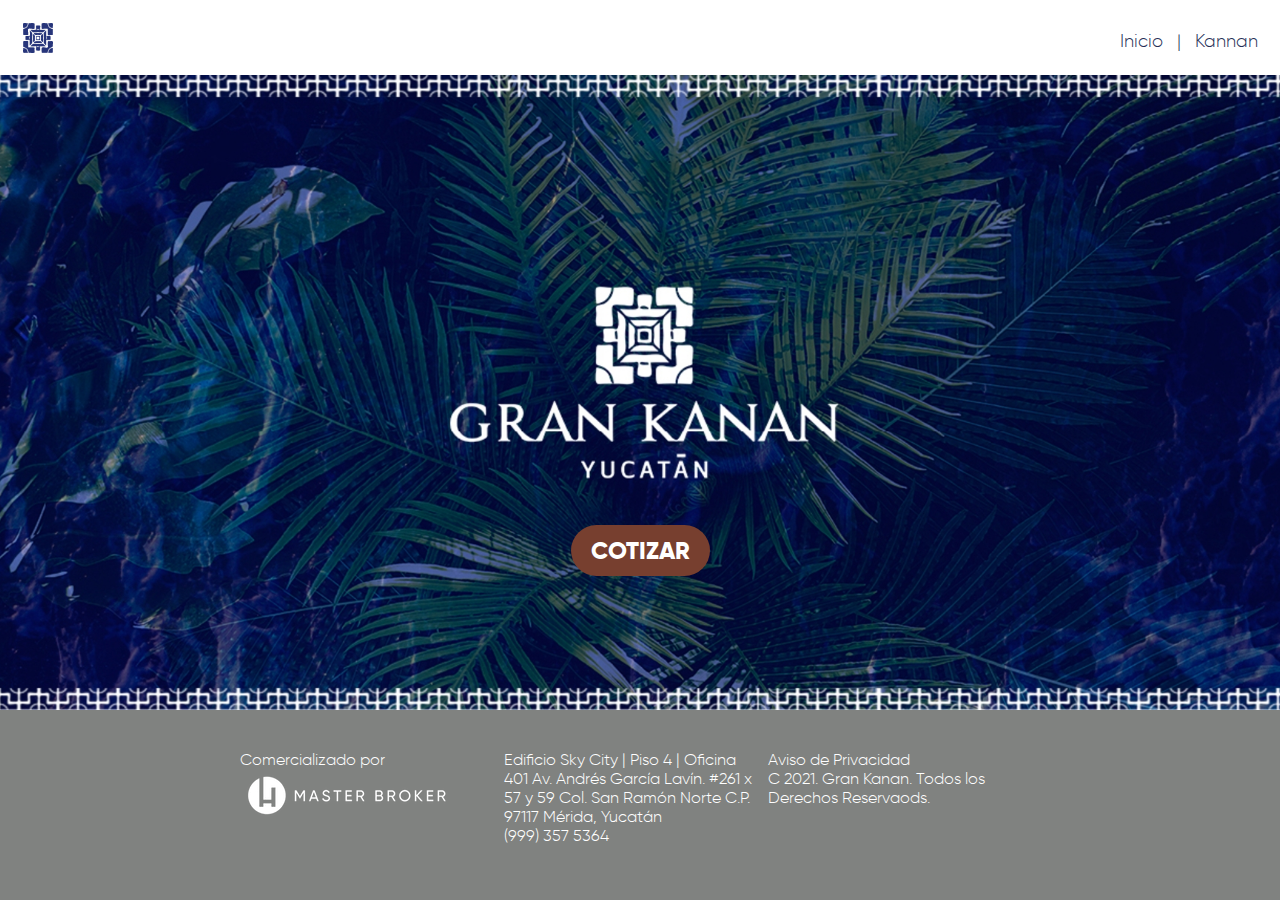
<file: kanan/index.html>
<!DOCTYPE html>
<html lang="en">

<head>
    <meta charset="UTF-8">
    <meta http-equiv="X-UA-Compatible" content="IE=edge">
    <meta name="viewport" content="width=device-width, initial-scale=1.0">
    <link rel="stylesheet" href="css/estilos.css">
    <link rel="stylesheet" href="fonts/stylesheet.css">
    <title>Gran Kanan</title>
</head>
<body>

    <div id="menu">
        <div id="logo"></div>
        <div id="submenu">
            <a href="index.html" class="linkmenu">Inicio</a>
            <span class="linkMenuNone">|</span>
            <a href="makan.html" class="linkmenu">Kannan</a>
        </div>
    </div>

    <div id="centro">
        <div class="centerButton"><a href="#" class="btnBrown">COTIZAR</a></div>
    </div>

    <div id="footer">
        <div id="bottomCenter">
            <div class="bottomSpace">
                Comercializado por
                <br>
                <img src="asset/masterbroker.png" alt="">
            </div>
            <div class="bottomSpace">
                Edificio Sky City | Piso 4 | Oficina 401
                Av. Andrés García Lavín. #261 x 57 y 59
                Col. San Ramón Norte C.P. 97117
                Mérida, Yucatán
                <br>
                (999) 357 5364
            </div>
            <div class="bottomSpace">
               Aviso de Privacidad
               <br>
               C 2021. Gran Kanan. Todos los Derechos Reservaods.
            </div>
        </div>
    </div>

</body>
</html>
</file>
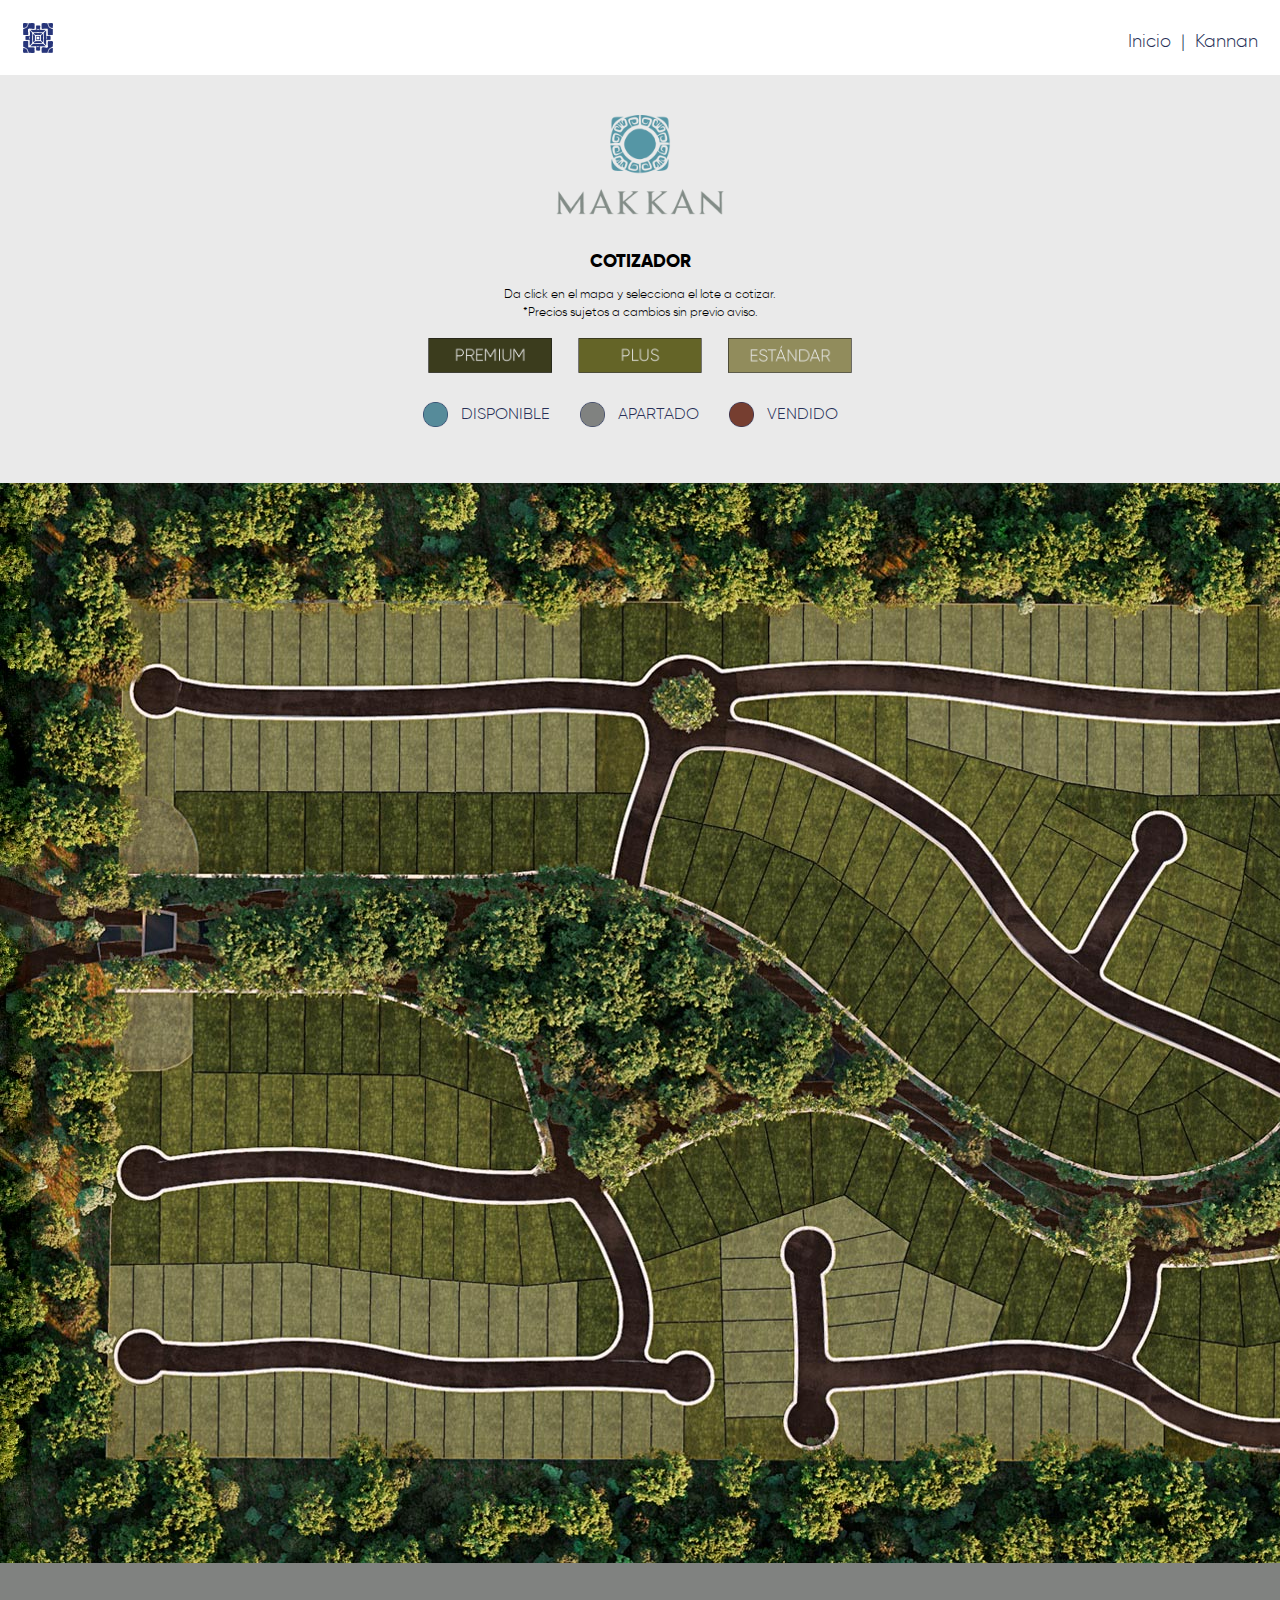
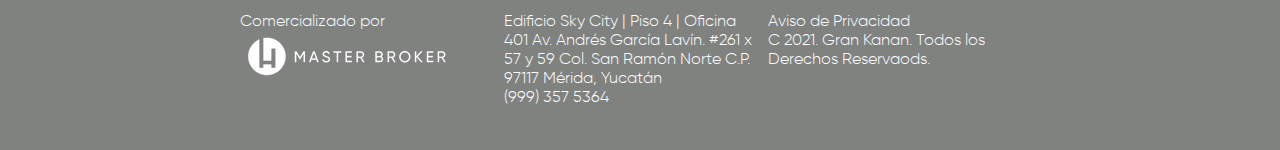
<file: kanan/makan.html>
<!DOCTYPE html>
<html lang="en">

<head>
    <meta charset="UTF-8">
    <meta http-equiv="X-UA-Compatible" content="IE=edge">
    <meta name="viewport" content="width=device-width, initial-scale=1.0">
    <title>Makkan</title>
    <link rel="stylesheet" href="css/estilos.css">
    <link rel="stylesheet" href="fonts/stylesheet.css">
</head>

<body>

    <div id="menu">
        <div id="logo"></div>
        <div id="submenu">
            <a href="index.html" class="linkmenu">Inicio</a><span class="linkMenuNone">|</span><a href="makan.html"
                class="linkmenu">Kannan</a>
        </div>
    </div>

    <div class="seccionDelCotizador">
        <div class="seccionDelCotizadorCentro">
            <img src="asset/logomakan.png" height="100px"><br><br>
            <h1 class="tituloDeCotizar">COTIZADOR</h1>
            <span class="textoDeInstruccion">
                Da click en el mapa y selecciona el lote a cotizar.
            </span><br>
            <span class="textoDeInstruccion">*Precios sujetos a cambios sin previo aviso.</span><br><br>

            <div class="seccionDeLetrerosDeLote">
                <div class="categoriaDeLote"><img src="asset/btnPremium.png" class="btnLote"></div>
                <div class="categoriaDeLote"><img src="asset/btnPlus.png" class="btnLote"></div>
                <div class="categoriaDeLote"><img src="asset/btnEstandar.png" class="btnLote"></div>
            </div>
            <br>
            <div style="width: auto; display: inline-block; position:relative">
                <div class="leyenda_dispo bola_blanca">DISPONIBLE
                </div>
                <div class="leyenda_dispo bola_amarilla">APARTADO
                </div>
                <div class="leyenda_dispo bola_azul">VENDIDO</div>
            </div>

        </div>
    </div>

    <div class="seccionDelMapa">
        <div id="fakeScalize" class="fakeScalize">
            <div class="scalize" style="width: 100%;">
                <img src="asset/map.jpg" class="target">
            </div>
        </div>
    </div>

    <div id="footer">
        <div id="bottomCenter">
            <div class="bottomSpace">
                Comercializado por
                <br>
                <img src="asset/masterbroker.png" alt="">
            </div>
            <div class="bottomSpace">
                Edificio Sky City | Piso 4 | Oficina 401
                Av. Andrés García Lavín. #261 x 57 y 59
                Col. San Ramón Norte C.P. 97117
                Mérida, Yucatán
                <br>
                (999) 357 5364
            </div>
            <div class="bottomSpace">
               Aviso de Privacidad
               <br>
               C 2021. Gran Kanan. Todos los Derechos Reservaods.
            </div>
        </div>
    </div>

</body>

</html>
</file>
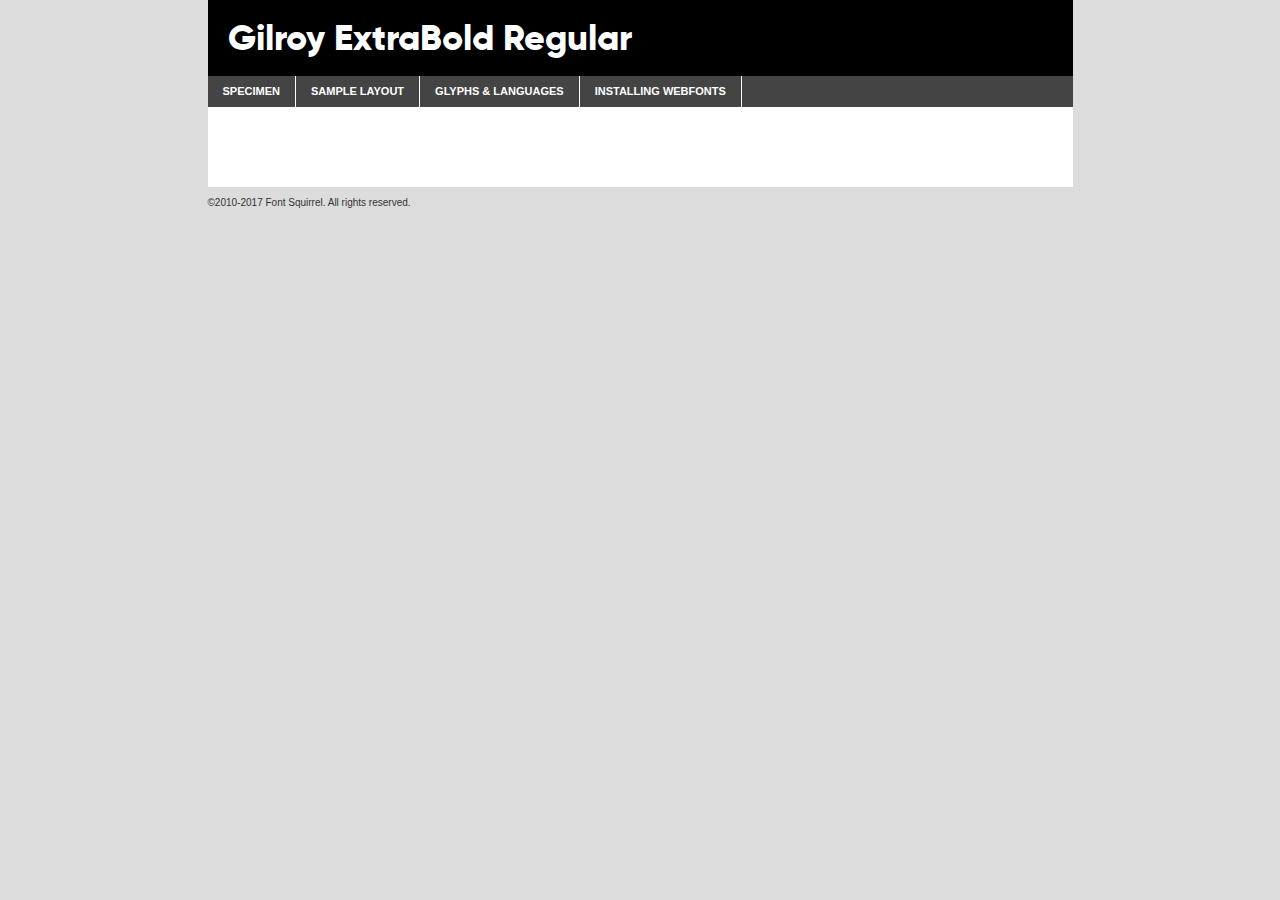
<file: kanan/fonts/gilroy-extrabold-demo.html>
<!DOCTYPE html PUBLIC "-//W3C//DTD XHTML 1.0 Transitional//EN"
	"http://www.w3.org/TR/xhtml1/DTD/xhtml1-transitional.dtd">

<html xmlns="http://www.w3.org/1999/xhtml" xml:lang="en" lang="en">
<head>
	<meta http-equiv="Content-Type" content="text/html; charset=utf-8" />
	<script src="http://ajax.googleapis.com/ajax/libs/jquery/1.7.2/jquery.min.js" type="text/javascript" charset="utf-8"></script>
	<script type="text/javascript">
	(function($){$.fn.easyTabs=function(option){var param=jQuery.extend({fadeSpeed:"fast",defaultContent:1,activeClass:'active'},option);$(this).each(function(){var thisId="#"+this.id;if(param.defaultContent==''){param.defaultContent=1;}
	if(typeof param.defaultContent=="number")
	{var defaultTab=$(thisId+" .tabs li:eq("+(param.defaultContent-1)+") a").attr('href').substr(1);}else{var defaultTab=param.defaultContent;}
	$(thisId+" .tabs li a").each(function(){var tabToHide=$(this).attr('href').substr(1);$("#"+tabToHide).addClass('easytabs-tab-content');});hideAll();changeContent(defaultTab);function hideAll(){$(thisId+" .easytabs-tab-content").hide();}
	function changeContent(tabId){hideAll();$(thisId+" .tabs li").removeClass(param.activeClass);$(thisId+" .tabs li a[href=#"+tabId+"]").closest('li').addClass(param.activeClass);if(param.fadeSpeed!="none")
	{$(thisId+" #"+tabId).fadeIn(param.fadeSpeed);}else{$(thisId+" #"+tabId).show();}}
	$(thisId+" .tabs li").click(function(){var tabId=$(this).find('a').attr('href').substr(1);changeContent(tabId);return false;});});}})(jQuery);
	</script>
	<link rel="stylesheet" href="specimen_files/specimen_stylesheet.css" type="text/css" charset="utf-8" />
	<link rel="stylesheet" href="stylesheet.css" type="text/css" charset="utf-8" />

	<style type="text/css">
					body{
				font-family: 'gilroyextrabold';
							}
		</style>

	<title>Gilroy ExtraBold Regular Specimen</title>
	
	
	<script type="text/javascript" charset="utf-8">
		$(document).ready(function() {
			$('#container').easyTabs({defaultContent:1});
		});
	</script>
</head>

<body>
<div id="container">
	<div id="header">
		Gilroy ExtraBold Regular	</div>
	<ul class="tabs">
		<li><a href="#specimen">Specimen</a></li>
		<li><a href="#layout">Sample Layout</a></li>
				<li><a href="#glyphs">Glyphs &amp; Languages</a></li>
		<li><a href="#installing">Installing Webfonts</a></li>
		
	</ul>
	
	<div id="main_content">

		
			<div id="specimen">
		
				<div class="section">
					<div class="grid12 firstcol">
						<div class="huge">AaBb</div>
					</div>
				</div>
		
				<div class="section">
					<div class="glyph_range">A&#x200B;B&#x200b;C&#x200b;D&#x200b;E&#x200b;F&#x200b;G&#x200b;H&#x200b;I&#x200b;J&#x200b;K&#x200b;L&#x200b;M&#x200b;N&#x200b;O&#x200b;P&#x200b;Q&#x200b;R&#x200b;S&#x200b;T&#x200b;U&#x200b;V&#x200b;W&#x200b;X&#x200b;Y&#x200b;Z&#x200b;a&#x200b;b&#x200b;c&#x200b;d&#x200b;e&#x200b;f&#x200b;g&#x200b;h&#x200b;i&#x200b;j&#x200b;k&#x200b;l&#x200b;m&#x200b;n&#x200b;o&#x200b;p&#x200b;q&#x200b;r&#x200b;s&#x200b;t&#x200b;u&#x200b;v&#x200b;w&#x200b;x&#x200b;y&#x200b;z&#x200b;1&#x200b;2&#x200b;3&#x200b;4&#x200b;5&#x200b;6&#x200b;7&#x200b;8&#x200b;9&#x200b;0&#x200b;&amp;&#x200b;.&#x200b;,&#x200b;?&#x200b;!&#x200b;&#64;&#x200b;(&#x200b;)&#x200b;#&#x200b;$&#x200b;%&#x200b;*&#x200b;+&#x200b;-&#x200b;=&#x200b;:&#x200b;;</div>
				</div>
				<div class="section">
					<div class="grid12 firstcol">
						<table class="sample_table">
							<tr><td>10</td><td class="size10">abcdefghijklmnopqrstuvwxyzABCDEFGHIJKLMNOPQRSTUVWXYZ0123456789abcdefghijklmnopqrstuvwxyzABCDEFGHIJKLMNOPQRSTUVWXYZ0123456789abcdefghijklmnopqrstuvwxyzABCDEFGHIJKLMNOPQRSTUVWXYZ</td></tr>
							<tr><td>11</td><td class="size11">abcdefghijklmnopqrstuvwxyzABCDEFGHIJKLMNOPQRSTUVWXYZ0123456789abcdefghijklmnopqrstuvwxyzABCDEFGHIJKLMNOPQRSTUVWXYZ0123456789abcdefghijklmnopqrstuvwxyzABCDEFGHIJKLMNOPQRSTUVWXYZ</td></tr>
							<tr><td>12</td><td class="size12">abcdefghijklmnopqrstuvwxyzABCDEFGHIJKLMNOPQRSTUVWXYZ0123456789abcdefghijklmnopqrstuvwxyzABCDEFGHIJKLMNOPQRSTUVWXYZ0123456789abcdefghijklmnopqrstuvwxyzABCDEFGHIJKLMNOPQRSTUVWXYZ</td></tr>
							<tr><td>13</td><td class="size13">abcdefghijklmnopqrstuvwxyzABCDEFGHIJKLMNOPQRSTUVWXYZ0123456789abcdefghijklmnopqrstuvwxyzABCDEFGHIJKLMNOPQRSTUVWXYZ0123456789abcdefghijklmnopqrstuvwxyzABCDEFGHIJKLMNOPQRSTUVWXYZ</td></tr>
							<tr><td>14</td><td class="size14">abcdefghijklmnopqrstuvwxyzABCDEFGHIJKLMNOPQRSTUVWXYZ0123456789abcdefghijklmnopqrstuvwxyzABCDEFGHIJKLMNOPQRSTUVWXYZ0123456789abcdefghijklmnopqrstuvwxyzABCDEFGHIJKLMNOPQRSTUVWXYZ</td></tr>
							<tr><td>16</td><td class="size16">abcdefghijklmnopqrstuvwxyzABCDEFGHIJKLMNOPQRSTUVWXYZ0123456789abcdefghijklmnopqrstuvwxyzABCDEFGHIJKLMNOPQRSTUVWXYZ</td></tr>
							<tr><td>18</td><td class="size18">abcdefghijklmnopqrstuvwxyzABCDEFGHIJKLMNOPQRSTUVWXYZ0123456789abcdefghijklmnopqrstuvwxyzABCDEFGHIJKLMNOPQRSTUVWXYZ</td></tr>
							<tr><td>20</td><td class="size20">abcdefghijklmnopqrstuvwxyzABCDEFGHIJKLMNOPQRSTUVWXYZ0123456789abcdefghijklmnopqrstuvwxyzABCDEFGHIJKLMNOPQRSTUVWXYZ</td></tr>
							<tr><td>24</td><td class="size24">abcdefghijklmnopqrstuvwxyzABCDEFGHIJKLMNOPQRSTUVWXYZ0123456789abcdefghijklmnopqrstuvwxyzABCDEFGHIJKLMNOPQRSTUVWXYZ</td></tr>
							<tr><td>30</td><td class="size30">abcdefghijklmnopqrstuvwxyzABCDEFGHIJKLMNOPQRSTUVWXYZ0123456789abcdefghijklmnopqrstuvwxyzABCDEFGHIJKLMNOPQRSTUVWXYZ</td></tr>
							<tr><td>36</td><td class="size36">abcdefghijklmnopqrstuvwxyzABCDEFGHIJKLMNOPQRSTUVWXYZ0123456789abcdefghijklmnopqrstuvwxyzABCDEFGHIJKLMNOPQRSTUVWXYZ</td></tr>
							<tr><td>48</td><td class="size48">abcdefghijklmnopqrstuvwxyzABCDEFGHIJKLMNOPQRSTUVWXYZ0123456789abcdefghijklmnopqrstuvwxyzABCDEFGHIJKLMNOPQRSTUVWXYZ</td></tr>
							<tr><td>60</td><td class="size60">abcdefghijklmnopqrstuvwxyzABCDEFGHIJKLMNOPQRSTUVWXYZ0123456789abcdefghijklmnopqrstuvwxyzABCDEFGHIJKLMNOPQRSTUVWXYZ</td></tr>
							<tr><td>72</td><td class="size72">abcdefghijklmnopqrstuvwxyzABCDEFGHIJKLMNOPQRSTUVWXYZ0123456789abcdefghijklmnopqrstuvwxyzABCDEFGHIJKLMNOPQRSTUVWXYZ</td></tr>
							<tr><td>90</td><td class="size90">abcdefghijklmnopqrstuvwxyzABCDEFGHIJKLMNOPQRSTUVWXYZ0123456789abcdefghijklmnopqrstuvwxyzABCDEFGHIJKLMNOPQRSTUVWXYZ</td></tr>
						</table>
				
					</div>
			
				</div>
		
		
		
								<div class="section" id="bodycomparison">


										<div id="xheight">
				<div class="fontbody">&#x25FC;&#x25FC;&#x25FC;&#x25FC;&#x25FC;&#x25FC;&#x25FC;&#x25FC;&#x25FC;&#x25FC;&#x25FC;&#x25FC;&#x25FC;&#x25FC;&#x25FC;&#x25FC;&#x25FC;&#x25FC;&#x25FC;&#x25FC;&#x25FC;&#x25FC;&#x25FC;&#x25FC;&#x25FC;&#x25FC;&#x25FC;&#x25FC;&#x25FC;&#x25FC;&#x25FC;&#x25FC;&#x25FC;&#x25FC;&#x25FC;&#x25FC;&#x25FC;&#x25FC;&#x25FC;&#x25FC;&#x25FC;&#x25FC;&#x25FC;&#x25FC;&#x25FC;&#x25FC;&#x25FC;&#x25FC;&#x25FC;&#x25FC;&#x25FC;&#x25FC;&#x25FC;&#x25FC;&#x25FC;&#x25FC;&#x25FC;&#x25FC;&#x25FC;&#x25FC;&#x25FC;&#x25FC;&#x25FC;&#x25FC;&#x25FC;&#x25FC;&#x25FC;&#x25FC;&#x25FC;&#x25FC;&#x25FC;&#x25FC;&#x25FC;&#x25FC;&#x25FC;&#x25FC;&#x25FC;&#x25FC;&#x25FC;&#x25FC;&#x25FC;&#x25FC;&#x25FC;&#x25FC;&#x25FC;&#x25FC;&#x25FC;&#x25FC;&#x25FC;&#x25FC;&#x25FC;&#x25FC;&#x25FC;&#x25FC;&#x25FC;&#x25FC;&#x25FC;&#x25FC;&#x25FC;body</div><div class="arialbody">body</div><div class="verdanabody">body</div><div class="georgiabody">body</div></div>
										<div class="fontbody" style="z-index:1">
											body<span>Gilroy ExtraBold Regular</span>
										</div>
										<div class="arialbody" style="z-index:1">
											body<span>Arial</span>
										</div>
										<div class="verdanabody" style="z-index:1">
											body<span>Verdana</span>
										</div>
										<div class="georgiabody" style="z-index:1">
											body<span>Georgia</span>
										</div>



								</div>
		
		
				<div class="section psample psample_row1" id="">
					
					<div class="grid2 firstcol">
						<p class="size10"><span>10.</span>Aenean lacinia bibendum nulla sed consectetur. Fusce dapibus, tellus ac cursus commodo, tortor mauris condimentum nibh, ut fermentum massa justo sit amet risus. Nullam id dolor id nibh ultricies vehicula ut id elit. Cum sociis natoque penatibus et magnis dis parturient montes, nascetur ridiculus mus. Nulla vitae elit libero, a pharetra augue.</p>
			
					</div>
					<div class="grid3">
						<p class="size11"><span>11.</span>Aenean lacinia bibendum nulla sed consectetur. Fusce dapibus, tellus ac cursus commodo, tortor mauris condimentum nibh, ut fermentum massa justo sit amet risus. Nullam id dolor id nibh ultricies vehicula ut id elit. Cum sociis natoque penatibus et magnis dis parturient montes, nascetur ridiculus mus. Nulla vitae elit libero, a pharetra augue.</p>
			
					</div>
					<div class="grid3">
						<p class="size12"><span>12.</span>Aenean lacinia bibendum nulla sed consectetur. Fusce dapibus, tellus ac cursus commodo, tortor mauris condimentum nibh, ut fermentum massa justo sit amet risus. Nullam id dolor id nibh ultricies vehicula ut id elit. Cum sociis natoque penatibus et magnis dis parturient montes, nascetur ridiculus mus. Nulla vitae elit libero, a pharetra augue.</p>
			
					</div>
					<div class="grid4">
						<p class="size13"><span>13.</span>Aenean lacinia bibendum nulla sed consectetur. Fusce dapibus, tellus ac cursus commodo, tortor mauris condimentum nibh, ut fermentum massa justo sit amet risus. Nullam id dolor id nibh ultricies vehicula ut id elit. Cum sociis natoque penatibus et magnis dis parturient montes, nascetur ridiculus mus. Nulla vitae elit libero, a pharetra augue.</p>
			
					</div>
					<div class="white_blend"></div>
					
				</div>
				<div class="section psample psample_row2" id="">
					<div class="grid3 firstcol">
						<p class="size14"><span>14.</span>Aenean lacinia bibendum nulla sed consectetur. Fusce dapibus, tellus ac cursus commodo, tortor mauris condimentum nibh, ut fermentum massa justo sit amet risus. Nullam id dolor id nibh ultricies vehicula ut id elit. Cum sociis natoque penatibus et magnis dis parturient montes, nascetur ridiculus mus. Nulla vitae elit libero, a pharetra augue.</p>
			
					</div>
					<div class="grid4">
						<p class="size16"><span>16.</span>Aenean lacinia bibendum nulla sed consectetur. Fusce dapibus, tellus ac cursus commodo, tortor mauris condimentum nibh, ut fermentum massa justo sit amet risus. Nullam id dolor id nibh ultricies vehicula ut id elit. Cum sociis natoque penatibus et magnis dis parturient montes, nascetur ridiculus mus. Nulla vitae elit libero, a pharetra augue.</p>
			
					</div>
					<div class="grid5">
						<p class="size18"><span>18.</span>Aenean lacinia bibendum nulla sed consectetur. Fusce dapibus, tellus ac cursus commodo, tortor mauris condimentum nibh, ut fermentum massa justo sit amet risus. Nullam id dolor id nibh ultricies vehicula ut id elit. Cum sociis natoque penatibus et magnis dis parturient montes, nascetur ridiculus mus. Nulla vitae elit libero, a pharetra augue.</p>
			
					</div>

					<div class="white_blend"></div>

				</div>
				
				<div class="section psample psample_row3" id="">
					<div class="grid5 firstcol">
						<p class="size20"><span>20.</span>Aenean lacinia bibendum nulla sed consectetur. Fusce dapibus, tellus ac cursus commodo, tortor mauris condimentum nibh, ut fermentum massa justo sit amet risus. Nullam id dolor id nibh ultricies vehicula ut id elit. Cum sociis natoque penatibus et magnis dis parturient montes, nascetur ridiculus mus. Nulla vitae elit libero, a pharetra augue.</p>
					</div>
					<div class="grid7">
						<p class="size24"><span>24.</span>Aenean lacinia bibendum nulla sed consectetur. Fusce dapibus, tellus ac cursus commodo, tortor mauris condimentum nibh, ut fermentum massa justo sit amet risus. Nullam id dolor id nibh ultricies vehicula ut id elit. Cum sociis natoque penatibus et magnis dis parturient montes, nascetur ridiculus mus. Nulla vitae elit libero, a pharetra augue.</p>
					</div>
					
					<div class="white_blend"></div>
					
				</div>
				
				<div class="section psample psample_row4" id="">
					<div class="grid12 firstcol">
						<p class="size30"><span>30.</span>Aenean lacinia bibendum nulla sed consectetur. Fusce dapibus, tellus ac cursus commodo, tortor mauris condimentum nibh, ut fermentum massa justo sit amet risus. Nullam id dolor id nibh ultricies vehicula ut id elit. Cum sociis natoque penatibus et magnis dis parturient montes, nascetur ridiculus mus. Nulla vitae elit libero, a pharetra augue.</p>
					</div>
					<div class="white_blend"></div>
					
				</div>
				
				
				
				<div class="section psample psample_row1 fullreverse">
					<div class="grid2 firstcol">
						<p class="size10"><span>10.</span>Aenean lacinia bibendum nulla sed consectetur. Fusce dapibus, tellus ac cursus commodo, tortor mauris condimentum nibh, ut fermentum massa justo sit amet risus. Nullam id dolor id nibh ultricies vehicula ut id elit. Cum sociis natoque penatibus et magnis dis parturient montes, nascetur ridiculus mus. Nulla vitae elit libero, a pharetra augue.</p>
			
					</div>
					<div class="grid3">
						<p class="size11"><span>11.</span>Aenean lacinia bibendum nulla sed consectetur. Fusce dapibus, tellus ac cursus commodo, tortor mauris condimentum nibh, ut fermentum massa justo sit amet risus. Nullam id dolor id nibh ultricies vehicula ut id elit. Cum sociis natoque penatibus et magnis dis parturient montes, nascetur ridiculus mus. Nulla vitae elit libero, a pharetra augue.</p>
			
					</div>
					<div class="grid3">
						<p class="size12"><span>12.</span>Aenean lacinia bibendum nulla sed consectetur. Fusce dapibus, tellus ac cursus commodo, tortor mauris condimentum nibh, ut fermentum massa justo sit amet risus. Nullam id dolor id nibh ultricies vehicula ut id elit. Cum sociis natoque penatibus et magnis dis parturient montes, nascetur ridiculus mus. Nulla vitae elit libero, a pharetra augue.</p>
			
					</div>
					<div class="grid4">
						<p class="size13"><span>13.</span>Aenean lacinia bibendum nulla sed consectetur. Fusce dapibus, tellus ac cursus commodo, tortor mauris condimentum nibh, ut fermentum massa justo sit amet risus. Nullam id dolor id nibh ultricies vehicula ut id elit. Cum sociis natoque penatibus et magnis dis parturient montes, nascetur ridiculus mus. Nulla vitae elit libero, a pharetra augue.</p>
			
					</div>
					<div class="black_blend"></div>
					
				</div>
				
				<div class="section psample psample_row2 fullreverse">
					<div class="grid3 firstcol">
						<p class="size14"><span>14.</span>Aenean lacinia bibendum nulla sed consectetur. Fusce dapibus, tellus ac cursus commodo, tortor mauris condimentum nibh, ut fermentum massa justo sit amet risus. Nullam id dolor id nibh ultricies vehicula ut id elit. Cum sociis natoque penatibus et magnis dis parturient montes, nascetur ridiculus mus. Nulla vitae elit libero, a pharetra augue.</p>
			
					</div>
					<div class="grid4">
						<p class="size16"><span>16.</span>Aenean lacinia bibendum nulla sed consectetur. Fusce dapibus, tellus ac cursus commodo, tortor mauris condimentum nibh, ut fermentum massa justo sit amet risus. Nullam id dolor id nibh ultricies vehicula ut id elit. Cum sociis natoque penatibus et magnis dis parturient montes, nascetur ridiculus mus. Nulla vitae elit libero, a pharetra augue.</p>
			
					</div>
					<div class="grid5">
						<p class="size18"><span>18.</span>Aenean lacinia bibendum nulla sed consectetur. Fusce dapibus, tellus ac cursus commodo, tortor mauris condimentum nibh, ut fermentum massa justo sit amet risus. Nullam id dolor id nibh ultricies vehicula ut id elit. Cum sociis natoque penatibus et magnis dis parturient montes, nascetur ridiculus mus. Nulla vitae elit libero, a pharetra augue.</p>
			
					</div>
					<div class="black_blend"></div>

				</div>
				
				<div class="section psample fullreverse psample_row3" id="">
					<div class="grid5 firstcol">
						<p class="size20"><span>20.</span>Aenean lacinia bibendum nulla sed consectetur. Fusce dapibus, tellus ac cursus commodo, tortor mauris condimentum nibh, ut fermentum massa justo sit amet risus. Nullam id dolor id nibh ultricies vehicula ut id elit. Cum sociis natoque penatibus et magnis dis parturient montes, nascetur ridiculus mus. Nulla vitae elit libero, a pharetra augue.</p>
					</div>
					<div class="grid7">
						<p class="size24"><span>24.</span>Aenean lacinia bibendum nulla sed consectetur. Fusce dapibus, tellus ac cursus commodo, tortor mauris condimentum nibh, ut fermentum massa justo sit amet risus. Nullam id dolor id nibh ultricies vehicula ut id elit. Cum sociis natoque penatibus et magnis dis parturient montes, nascetur ridiculus mus. Nulla vitae elit libero, a pharetra augue.</p>
					</div>
					
					<div class="black_blend"></div>
					
				</div>
				
				<div class="section psample fullreverse psample_row4" id="" style="border-bottom: 20px #000 solid;">
					<div class="grid12 firstcol">
						<p class="size30"><span>30.</span>Aenean lacinia bibendum nulla sed consectetur. Fusce dapibus, tellus ac cursus commodo, tortor mauris condimentum nibh, ut fermentum massa justo sit amet risus. Nullam id dolor id nibh ultricies vehicula ut id elit. Cum sociis natoque penatibus et magnis dis parturient montes, nascetur ridiculus mus. Nulla vitae elit libero, a pharetra augue.</p>
					</div>
					<div class="black_blend"></div>
					
				</div>
				
				
				
				
			</div>
			
			<div id="layout">
				
				<div class="section">
					
					<div class="grid12 firstcol">
						<h1>Lorem Ipsum Dolor</h1>
						<h2>Etiam porta sem malesuada magna mollis euismod</h2>
						
						<p class="byline">By <a href="#link">Aenean Lacinia</a></p>
					</div>
				</div>
				<div class="section">
					<div class="grid8 firstcol">
						<p class="large">Donec sed odio dui. Morbi leo risus, porta ac consectetur ac, vestibulum at eros. Fusce dapibus, tellus ac cursus commodo, tortor mauris condimentum nibh, ut fermentum massa justo sit amet risus. </p>

						
						<h3>Pellentesque ornare sem</h3>

						<p>Maecenas sed diam eget risus varius blandit sit amet non magna. Maecenas faucibus mollis interdum. Donec ullamcorper nulla non metus auctor fringilla. Nullam id dolor id nibh ultricies vehicula ut id elit. Nullam id dolor id nibh ultricies vehicula ut id elit. </p>

						<p>Aenean eu leo quam. Pellentesque ornare sem lacinia quam venenatis vestibulum. Lorem ipsum dolor sit amet, consectetur adipiscing elit. Cum sociis natoque penatibus et magnis dis parturient montes, nascetur ridiculus mus. </p>

						<p>Nulla vitae elit libero, a pharetra augue. Praesent commodo cursus magna, vel scelerisque nisl consectetur et. Aenean lacinia bibendum nulla sed consectetur. </p>

						<p>Nullam quis risus eget urna mollis ornare vel eu leo. Nullam quis risus eget urna mollis ornare vel eu leo. Maecenas sed diam eget risus varius blandit sit amet non magna. Donec ullamcorper nulla non metus auctor fringilla. </p>

						<h3>Cras mattis consectetur</h3>

						<p>Aenean eu leo quam. Pellentesque ornare sem lacinia quam venenatis vestibulum. Aenean lacinia bibendum nulla sed consectetur. Integer posuere erat a ante venenatis dapibus posuere velit aliquet. Cras mattis consectetur purus sit amet fermentum. </p>

						<p>Nullam id dolor id nibh ultricies vehicula ut id elit. Nullam quis risus eget urna mollis ornare vel eu leo. Cras mattis consectetur purus sit amet fermentum.</p>
					</div>
					
					<div class="grid4 sidebar">
						
						<div class="box reverse">
							<p class="last">Nullam quis risus eget urna mollis ornare vel eu leo. Donec ullamcorper nulla non metus auctor fringilla. Cras mattis consectetur purus sit amet fermentum. Sed posuere consectetur est at lobortis. Lorem ipsum dolor sit amet, consectetur adipiscing elit. </p>
						</div>
						
						<p class="caption">Maecenas sed diam eget risus varius.</p>

						<p>Vestibulum id ligula porta felis euismod semper. Integer posuere erat a ante venenatis dapibus posuere velit aliquet. Vestibulum id ligula porta felis euismod semper. Sed posuere consectetur est at lobortis. Maecenas sed diam eget risus varius blandit sit amet non magna. Fusce dapibus, tellus ac cursus commodo, tortor mauris condimentum nibh, ut fermentum massa justo sit amet risus. </p>

					

						<p>Duis mollis, est non commodo luctus, nisi erat porttitor ligula, eget lacinia odio sem nec elit. Aenean lacinia bibendum nulla sed consectetur. Vivamus sagittis lacus vel augue laoreet rutrum faucibus dolor auctor. Aenean lacinia bibendum nulla sed consectetur. Nullam quis risus eget urna mollis ornare vel eu leo. </p>

						<p>Praesent commodo cursus magna, vel scelerisque nisl consectetur et. Donec ullamcorper nulla non metus auctor fringilla. Maecenas faucibus mollis interdum. Fusce dapibus, tellus ac cursus commodo, tortor mauris condimentum nibh, ut fermentum massa justo sit amet risus. </p>

					</div>
				</div>
				
			</div>


			



		<div id="glyphs">
			<div class="section">
				<div class="grid12 firstcol">
			
				<h1>Language Support</h1>
				<p>The subset of Gilroy ExtraBold Regular in this kit supports the following languages:<br />
			
					Albanian, Basque, Breton, Chamorro, Danish, Dutch, English, Faroese, Finnish, French, Frisian, Galician, German, Icelandic, Italian, Malagasy, Norwegian, Portuguese, Spanish, Alsatian, Aragonese, Arapaho, Arrernte, Asturian, Aymara, Bislama, Cebuano, Corsican, Fijian, French_creole, Genoese, Gilbertese, Greenlandic, Haitian_creole, Hiligaynon, Hmong, Hopi, Ibanag, Iloko_ilokano, Indonesian, Interglossa_glosa, Interlingua, Irish_gaelic, Jerriais, Lojban, Lombard, Luxembourgeois, Manx, Mohawk, Norfolk_pitcairnese, Occitan, Oromo, Pangasinan, Papiamento, Piedmontese, Potawatomi, Rhaeto-romance, Romansh, Rotokas, Sami_lule, Samoan, Sardinian, Scots_gaelic, Seychelles_creole, Shona, Sicilian, Somali, Southern_ndebele, Swahili, Swati_swazi, Tagalog_filipino_pilipino, Tetum, Tok_pisin, Uyghur_latinized, Volapuk, Walloon, Warlpiri, Xhosa, Yapese, Zulu, Latinbasic, Ubasic, Demo				</p>
				<h1>Glyph Chart</h1>
				<p>The subset of Gilroy ExtraBold Regular in this kit includes all the glyphs listed below. Unicode entities are included above each glyph to help you insert individual characters into your layout.</p>
				<div id="glyph_chart">
			
																				 <div><p>&amp;#32;</p>&#32;</div>
																				 <div><p>&amp;#33;</p>&#33;</div>
																				 <div><p>&amp;#34;</p>&#34;</div>
																				 <div><p>&amp;#35;</p>&#35;</div>
																				 <div><p>&amp;#36;</p>&#36;</div>
																				 <div><p>&amp;#37;</p>&#37;</div>
																				 <div><p>&amp;#38;</p>&#38;</div>
																				 <div><p>&amp;#39;</p>&#39;</div>
																				 <div><p>&amp;#40;</p>&#40;</div>
																				 <div><p>&amp;#41;</p>&#41;</div>
																				 <div><p>&amp;#42;</p>&#42;</div>
																				 <div><p>&amp;#43;</p>&#43;</div>
																				 <div><p>&amp;#44;</p>&#44;</div>
																				 <div><p>&amp;#45;</p>&#45;</div>
																				 <div><p>&amp;#46;</p>&#46;</div>
																				 <div><p>&amp;#47;</p>&#47;</div>
																				 <div><p>&amp;#48;</p>&#48;</div>
																				 <div><p>&amp;#49;</p>&#49;</div>
																				 <div><p>&amp;#50;</p>&#50;</div>
																				 <div><p>&amp;#51;</p>&#51;</div>
																				 <div><p>&amp;#52;</p>&#52;</div>
																				 <div><p>&amp;#53;</p>&#53;</div>
																				 <div><p>&amp;#54;</p>&#54;</div>
																				 <div><p>&amp;#55;</p>&#55;</div>
																				 <div><p>&amp;#56;</p>&#56;</div>
																				 <div><p>&amp;#57;</p>&#57;</div>
																				 <div><p>&amp;#58;</p>&#58;</div>
																				 <div><p>&amp;#59;</p>&#59;</div>
																				 <div><p>&amp;#60;</p>&#60;</div>
																				 <div><p>&amp;#61;</p>&#61;</div>
																				 <div><p>&amp;#62;</p>&#62;</div>
																				 <div><p>&amp;#63;</p>&#63;</div>
																				 <div><p>&amp;#64;</p>&#64;</div>
																				 <div><p>&amp;#65;</p>&#65;</div>
																				 <div><p>&amp;#66;</p>&#66;</div>
																				 <div><p>&amp;#67;</p>&#67;</div>
																				 <div><p>&amp;#68;</p>&#68;</div>
																				 <div><p>&amp;#69;</p>&#69;</div>
																				 <div><p>&amp;#70;</p>&#70;</div>
																				 <div><p>&amp;#71;</p>&#71;</div>
																				 <div><p>&amp;#72;</p>&#72;</div>
																				 <div><p>&amp;#73;</p>&#73;</div>
																				 <div><p>&amp;#74;</p>&#74;</div>
																				 <div><p>&amp;#75;</p>&#75;</div>
																				 <div><p>&amp;#76;</p>&#76;</div>
																				 <div><p>&amp;#77;</p>&#77;</div>
																				 <div><p>&amp;#78;</p>&#78;</div>
																				 <div><p>&amp;#79;</p>&#79;</div>
																				 <div><p>&amp;#80;</p>&#80;</div>
																				 <div><p>&amp;#81;</p>&#81;</div>
																				 <div><p>&amp;#82;</p>&#82;</div>
																				 <div><p>&amp;#83;</p>&#83;</div>
																				 <div><p>&amp;#84;</p>&#84;</div>
																				 <div><p>&amp;#85;</p>&#85;</div>
																				 <div><p>&amp;#86;</p>&#86;</div>
																				 <div><p>&amp;#87;</p>&#87;</div>
																				 <div><p>&amp;#88;</p>&#88;</div>
																				 <div><p>&amp;#89;</p>&#89;</div>
																				 <div><p>&amp;#90;</p>&#90;</div>
																				 <div><p>&amp;#91;</p>&#91;</div>
																				 <div><p>&amp;#92;</p>&#92;</div>
																				 <div><p>&amp;#93;</p>&#93;</div>
																				 <div><p>&amp;#94;</p>&#94;</div>
																				 <div><p>&amp;#95;</p>&#95;</div>
																				 <div><p>&amp;#96;</p>&#96;</div>
																				 <div><p>&amp;#97;</p>&#97;</div>
																				 <div><p>&amp;#98;</p>&#98;</div>
																				 <div><p>&amp;#99;</p>&#99;</div>
																				 <div><p>&amp;#100;</p>&#100;</div>
																				 <div><p>&amp;#101;</p>&#101;</div>
																				 <div><p>&amp;#102;</p>&#102;</div>
																				 <div><p>&amp;#103;</p>&#103;</div>
																				 <div><p>&amp;#104;</p>&#104;</div>
																				 <div><p>&amp;#105;</p>&#105;</div>
																				 <div><p>&amp;#106;</p>&#106;</div>
																				 <div><p>&amp;#107;</p>&#107;</div>
																				 <div><p>&amp;#108;</p>&#108;</div>
																				 <div><p>&amp;#109;</p>&#109;</div>
																				 <div><p>&amp;#110;</p>&#110;</div>
																				 <div><p>&amp;#111;</p>&#111;</div>
																				 <div><p>&amp;#112;</p>&#112;</div>
																				 <div><p>&amp;#113;</p>&#113;</div>
																				 <div><p>&amp;#114;</p>&#114;</div>
																				 <div><p>&amp;#115;</p>&#115;</div>
																				 <div><p>&amp;#116;</p>&#116;</div>
																				 <div><p>&amp;#117;</p>&#117;</div>
																				 <div><p>&amp;#118;</p>&#118;</div>
																				 <div><p>&amp;#119;</p>&#119;</div>
																				 <div><p>&amp;#120;</p>&#120;</div>
																				 <div><p>&amp;#121;</p>&#121;</div>
																				 <div><p>&amp;#122;</p>&#122;</div>
																				 <div><p>&amp;#123;</p>&#123;</div>
																				 <div><p>&amp;#124;</p>&#124;</div>
																				 <div><p>&amp;#125;</p>&#125;</div>
																				 <div><p>&amp;#126;</p>&#126;</div>
																				 <div><p>&amp;#160;</p>&#160;</div>
																				 <div><p>&amp;#161;</p>&#161;</div>
																				 <div><p>&amp;#162;</p>&#162;</div>
																				 <div><p>&amp;#163;</p>&#163;</div>
																				 <div><p>&amp;#164;</p>&#164;</div>
																				 <div><p>&amp;#165;</p>&#165;</div>
																				 <div><p>&amp;#166;</p>&#166;</div>
																				 <div><p>&amp;#167;</p>&#167;</div>
																				 <div><p>&amp;#168;</p>&#168;</div>
																				 <div><p>&amp;#169;</p>&#169;</div>
																				 <div><p>&amp;#171;</p>&#171;</div>
																				 <div><p>&amp;#172;</p>&#172;</div>
																				 <div><p>&amp;#173;</p>&#173;</div>
																				 <div><p>&amp;#174;</p>&#174;</div>
																				 <div><p>&amp;#175;</p>&#175;</div>
																				 <div><p>&amp;#176;</p>&#176;</div>
																				 <div><p>&amp;#177;</p>&#177;</div>
																				 <div><p>&amp;#180;</p>&#180;</div>
																				 <div><p>&amp;#181;</p>&#181;</div>
																				 <div><p>&amp;#182;</p>&#182;</div>
																				 <div><p>&amp;#183;</p>&#183;</div>
																				 <div><p>&amp;#184;</p>&#184;</div>
																				 <div><p>&amp;#187;</p>&#187;</div>
																				 <div><p>&amp;#188;</p>&#188;</div>
																				 <div><p>&amp;#189;</p>&#189;</div>
																				 <div><p>&amp;#190;</p>&#190;</div>
																				 <div><p>&amp;#191;</p>&#191;</div>
																				 <div><p>&amp;#192;</p>&#192;</div>
																				 <div><p>&amp;#193;</p>&#193;</div>
																				 <div><p>&amp;#194;</p>&#194;</div>
																				 <div><p>&amp;#195;</p>&#195;</div>
																				 <div><p>&amp;#196;</p>&#196;</div>
																				 <div><p>&amp;#197;</p>&#197;</div>
																				 <div><p>&amp;#198;</p>&#198;</div>
																				 <div><p>&amp;#199;</p>&#199;</div>
																				 <div><p>&amp;#200;</p>&#200;</div>
																				 <div><p>&amp;#201;</p>&#201;</div>
																				 <div><p>&amp;#202;</p>&#202;</div>
																				 <div><p>&amp;#203;</p>&#203;</div>
																				 <div><p>&amp;#204;</p>&#204;</div>
																				 <div><p>&amp;#205;</p>&#205;</div>
																				 <div><p>&amp;#206;</p>&#206;</div>
																				 <div><p>&amp;#207;</p>&#207;</div>
																				 <div><p>&amp;#208;</p>&#208;</div>
																				 <div><p>&amp;#209;</p>&#209;</div>
																				 <div><p>&amp;#210;</p>&#210;</div>
																				 <div><p>&amp;#211;</p>&#211;</div>
																				 <div><p>&amp;#212;</p>&#212;</div>
																				 <div><p>&amp;#213;</p>&#213;</div>
																				 <div><p>&amp;#214;</p>&#214;</div>
																				 <div><p>&amp;#215;</p>&#215;</div>
																				 <div><p>&amp;#216;</p>&#216;</div>
																				 <div><p>&amp;#217;</p>&#217;</div>
																				 <div><p>&amp;#218;</p>&#218;</div>
																				 <div><p>&amp;#219;</p>&#219;</div>
																				 <div><p>&amp;#220;</p>&#220;</div>
																				 <div><p>&amp;#221;</p>&#221;</div>
																				 <div><p>&amp;#222;</p>&#222;</div>
																				 <div><p>&amp;#223;</p>&#223;</div>
																				 <div><p>&amp;#224;</p>&#224;</div>
																				 <div><p>&amp;#225;</p>&#225;</div>
																				 <div><p>&amp;#226;</p>&#226;</div>
																				 <div><p>&amp;#227;</p>&#227;</div>
																				 <div><p>&amp;#228;</p>&#228;</div>
																				 <div><p>&amp;#229;</p>&#229;</div>
																				 <div><p>&amp;#230;</p>&#230;</div>
																				 <div><p>&amp;#231;</p>&#231;</div>
																				 <div><p>&amp;#232;</p>&#232;</div>
																				 <div><p>&amp;#233;</p>&#233;</div>
																				 <div><p>&amp;#234;</p>&#234;</div>
																				 <div><p>&amp;#235;</p>&#235;</div>
																				 <div><p>&amp;#236;</p>&#236;</div>
																				 <div><p>&amp;#237;</p>&#237;</div>
																				 <div><p>&amp;#238;</p>&#238;</div>
																				 <div><p>&amp;#239;</p>&#239;</div>
																				 <div><p>&amp;#240;</p>&#240;</div>
																				 <div><p>&amp;#241;</p>&#241;</div>
																				 <div><p>&amp;#242;</p>&#242;</div>
																				 <div><p>&amp;#243;</p>&#243;</div>
																				 <div><p>&amp;#244;</p>&#244;</div>
																				 <div><p>&amp;#245;</p>&#245;</div>
																				 <div><p>&amp;#246;</p>&#246;</div>
																				 <div><p>&amp;#247;</p>&#247;</div>
																				 <div><p>&amp;#248;</p>&#248;</div>
																				 <div><p>&amp;#249;</p>&#249;</div>
																				 <div><p>&amp;#250;</p>&#250;</div>
																				 <div><p>&amp;#251;</p>&#251;</div>
																				 <div><p>&amp;#252;</p>&#252;</div>
																				 <div><p>&amp;#253;</p>&#253;</div>
																				 <div><p>&amp;#254;</p>&#254;</div>
																				 <div><p>&amp;#255;</p>&#255;</div>
																				 <div><p>&amp;#338;</p>&#338;</div>
																				 <div><p>&amp;#339;</p>&#339;</div>
																				 <div><p>&amp;#376;</p>&#376;</div>
																				 <div><p>&amp;#710;</p>&#710;</div>
																				 <div><p>&amp;#732;</p>&#732;</div>
																				 <div><p>&amp;#8192;</p>&#8192;</div>
																				 <div><p>&amp;#8193;</p>&#8193;</div>
																				 <div><p>&amp;#8194;</p>&#8194;</div>
																				 <div><p>&amp;#8195;</p>&#8195;</div>
																				 <div><p>&amp;#8196;</p>&#8196;</div>
																				 <div><p>&amp;#8197;</p>&#8197;</div>
																				 <div><p>&amp;#8198;</p>&#8198;</div>
																				 <div><p>&amp;#8199;</p>&#8199;</div>
																				 <div><p>&amp;#8200;</p>&#8200;</div>
																				 <div><p>&amp;#8201;</p>&#8201;</div>
																				 <div><p>&amp;#8202;</p>&#8202;</div>
																				 <div><p>&amp;#8208;</p>&#8208;</div>
																				 <div><p>&amp;#8209;</p>&#8209;</div>
																				 <div><p>&amp;#8210;</p>&#8210;</div>
																				 <div><p>&amp;#8211;</p>&#8211;</div>
																				 <div><p>&amp;#8212;</p>&#8212;</div>
																				 <div><p>&amp;#8216;</p>&#8216;</div>
																				 <div><p>&amp;#8217;</p>&#8217;</div>
																				 <div><p>&amp;#8218;</p>&#8218;</div>
																				 <div><p>&amp;#8220;</p>&#8220;</div>
																				 <div><p>&amp;#8221;</p>&#8221;</div>
																				 <div><p>&amp;#8222;</p>&#8222;</div>
																				 <div><p>&amp;#8226;</p>&#8226;</div>
																				 <div><p>&amp;#8230;</p>&#8230;</div>
																				 <div><p>&amp;#8239;</p>&#8239;</div>
																				 <div><p>&amp;#8249;</p>&#8249;</div>
																				 <div><p>&amp;#8250;</p>&#8250;</div>
																				 <div><p>&amp;#8287;</p>&#8287;</div>
																				 <div><p>&amp;#8364;</p>&#8364;</div>
																				 <div><p>&amp;#8482;</p>&#8482;</div>
																				 <div><p>&amp;#9724;</p>&#9724;</div>
																				 <div><p>&amp;#64257;</p>&#64257;</div>
																				 <div><p>&amp;#64258;</p>&#64258;</div>
																				 <div><p>&amp;#64259;</p>&#64259;</div>
																				 <div><p>&amp;#64260;</p>&#64260;</div>
																																																</div>	
				</div>
		
		
			</div>
		</div>
		
		
		<div id="specs">
			
		</div>
	
		<div id="installing">
			<div class="section">
				<div class="grid7 firstcol">
					<h1>Installing Webfonts</h1>
					
					<p>Webfonts are supported by all major browser platforms but not all in the same way. There are currently four different font formats that must be included in order to target all browsers. This includes TTF, WOFF, EOT and SVG.</p>
					
					<h2>1. Upload your webfonts</h2>
					<p>You must upload your webfont kit to your website. They should be in or near the same directory as your CSS files.</p>
					
					<h2>2. Include the webfont stylesheet</h2>
					<p>A special CSS @font-face declaration helps the various browsers select the appropriate font it needs without causing you a bunch of headaches. Learn more about this syntax by reading the <a href="https://www.fontspring.com/blog/further-hardening-of-the-bulletproof-syntax">Fontspring blog post</a> about it. The code for it is as follows:</p>


<code>
@font-face{ 
	font-family: 'MyWebFont';
	src: url('WebFont.eot');
	src: url('WebFont.eot?#iefix') format('embedded-opentype'),
	     url('WebFont.woff') format('woff'),
	     url('WebFont.ttf') format('truetype'),
	     url('WebFont.svg#webfont') format('svg');
}
</code>

	<p>We've already gone ahead and generated the code for you. All you have to do is link to the stylesheet in your HTML, like this:</p>
	<code>&lt;link rel=&quot;stylesheet&quot; href=&quot;stylesheet.css&quot; type=&quot;text/css&quot; charset=&quot;utf-8&quot; /&gt;</code>

					<h2>3. Modify your own stylesheet</h2>
					<p>To take advantage of your new fonts, you must tell your stylesheet to use them. Look at the original @font-face declaration above and find the property called "font-family." The name linked there will be what you use to reference the font. Prepend that webfont name to the font stack in the "font-family" property, inside the selector you want to change. For example:</p>
<code>p { font-family: 'WebFont', Arial, sans-serif; }</code>

<h2>4. Test</h2>
<p>Getting webfonts to work cross-browser <em>can</em> be tricky. Use the information in the sidebar to help you if you find that fonts aren't loading in a particular browser.</p>
				</div>
				
				<div class="grid5 sidebar">
					<div class="box">
						<h2>Troubleshooting<br />Font-Face Problems</h2>
						<p>Having trouble getting your webfonts to load in your new website? Here are some tips to sort out what might be the problem.</p>

						<h3>Fonts not showing in any browser</h3>

						<p>This sounds like you need to work on the plumbing. You either did not upload the fonts to the correct directory, or you did not link the fonts properly in the CSS. If you've confirmed that all this is correct and you still have a problem, take a look at your .htaccess file and see if requests are getting intercepted.</p>

						<h3>Fonts not loading in iPhone or iPad</h3>

						<p>The most common problem here is that you are serving the fonts from an IIS server. IIS refuses to serve files that have unknown MIME types. If that is the case, you must set the MIME type for SVG to "image/svg+xml" in the server settings. Follow these instructions from Microsoft if you need help.</p>

						<h3>Fonts not loading in Firefox</h3>

						<p>The primary reason for this failure? You are still using a version Firefox older than 3.5. So upgrade already! If that isn't it, then you are very likely serving fonts from a different domain. Firefox requires that all font assets be served from the same domain. Lastly it is possible that you need to add WOFF to your list of MIME types (if you are serving via IIS.)</p>

						<h3>Fonts not loading in IE</h3>

						<p>Are you looking at Internet Explorer on an actual Windows machine or are you cheating by using a service like Adobe BrowserLab? Many of these screenshot services do not render @font-face for IE. Best to test it on a real machine.</p>

						<h3>Fonts not loading in IE9</h3>

						<p>IE9, like Firefox, requires that fonts be served from the same domain as the website. Make sure that is the case.</p>
					</div>
				</div>
			</div>
			
		</div>
	
	</div>
	<div id="footer">
		<p>&copy;2010-2017 Font Squirrel. All rights reserved.</p>
	</div>
</div>
</body>
</html>
</file>
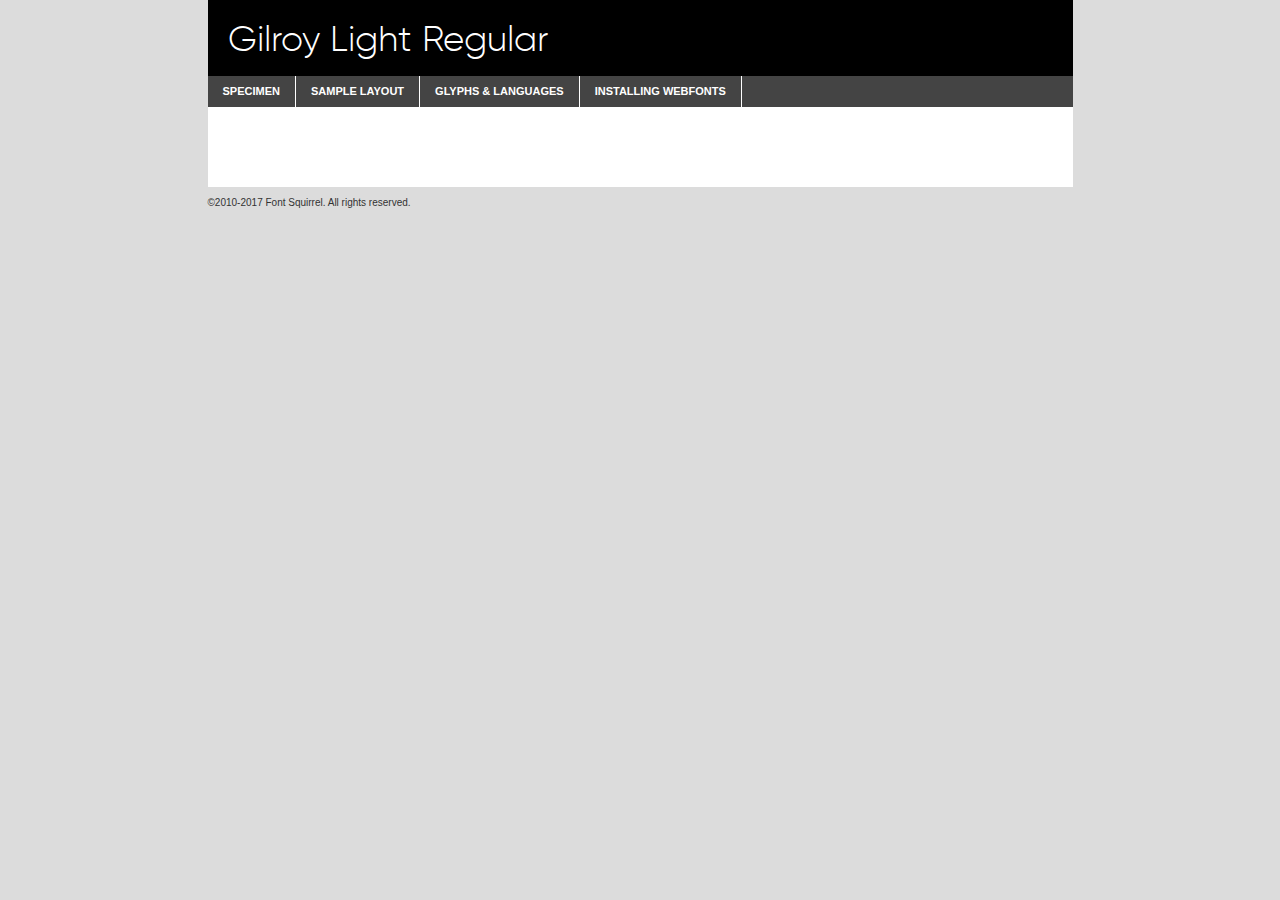
<file: kanan/fonts/gilroy-light-demo.html>
<!DOCTYPE html PUBLIC "-//W3C//DTD XHTML 1.0 Transitional//EN"
	"http://www.w3.org/TR/xhtml1/DTD/xhtml1-transitional.dtd">

<html xmlns="http://www.w3.org/1999/xhtml" xml:lang="en" lang="en">
<head>
	<meta http-equiv="Content-Type" content="text/html; charset=utf-8" />
	<script src="http://ajax.googleapis.com/ajax/libs/jquery/1.7.2/jquery.min.js" type="text/javascript" charset="utf-8"></script>
	<script type="text/javascript">
	(function($){$.fn.easyTabs=function(option){var param=jQuery.extend({fadeSpeed:"fast",defaultContent:1,activeClass:'active'},option);$(this).each(function(){var thisId="#"+this.id;if(param.defaultContent==''){param.defaultContent=1;}
	if(typeof param.defaultContent=="number")
	{var defaultTab=$(thisId+" .tabs li:eq("+(param.defaultContent-1)+") a").attr('href').substr(1);}else{var defaultTab=param.defaultContent;}
	$(thisId+" .tabs li a").each(function(){var tabToHide=$(this).attr('href').substr(1);$("#"+tabToHide).addClass('easytabs-tab-content');});hideAll();changeContent(defaultTab);function hideAll(){$(thisId+" .easytabs-tab-content").hide();}
	function changeContent(tabId){hideAll();$(thisId+" .tabs li").removeClass(param.activeClass);$(thisId+" .tabs li a[href=#"+tabId+"]").closest('li').addClass(param.activeClass);if(param.fadeSpeed!="none")
	{$(thisId+" #"+tabId).fadeIn(param.fadeSpeed);}else{$(thisId+" #"+tabId).show();}}
	$(thisId+" .tabs li").click(function(){var tabId=$(this).find('a').attr('href').substr(1);changeContent(tabId);return false;});});}})(jQuery);
	</script>
	<link rel="stylesheet" href="specimen_files/specimen_stylesheet.css" type="text/css" charset="utf-8" />
	<link rel="stylesheet" href="stylesheet.css" type="text/css" charset="utf-8" />

	<style type="text/css">
					body{
				font-family: 'gilroylight';
							}
		</style>

	<title>Gilroy Light Regular Specimen</title>
	
	
	<script type="text/javascript" charset="utf-8">
		$(document).ready(function() {
			$('#container').easyTabs({defaultContent:1});
		});
	</script>
</head>

<body>
<div id="container">
	<div id="header">
		Gilroy Light Regular	</div>
	<ul class="tabs">
		<li><a href="#specimen">Specimen</a></li>
		<li><a href="#layout">Sample Layout</a></li>
				<li><a href="#glyphs">Glyphs &amp; Languages</a></li>
		<li><a href="#installing">Installing Webfonts</a></li>
		
	</ul>
	
	<div id="main_content">

		
			<div id="specimen">
		
				<div class="section">
					<div class="grid12 firstcol">
						<div class="huge">AaBb</div>
					</div>
				</div>
		
				<div class="section">
					<div class="glyph_range">A&#x200B;B&#x200b;C&#x200b;D&#x200b;E&#x200b;F&#x200b;G&#x200b;H&#x200b;I&#x200b;J&#x200b;K&#x200b;L&#x200b;M&#x200b;N&#x200b;O&#x200b;P&#x200b;Q&#x200b;R&#x200b;S&#x200b;T&#x200b;U&#x200b;V&#x200b;W&#x200b;X&#x200b;Y&#x200b;Z&#x200b;a&#x200b;b&#x200b;c&#x200b;d&#x200b;e&#x200b;f&#x200b;g&#x200b;h&#x200b;i&#x200b;j&#x200b;k&#x200b;l&#x200b;m&#x200b;n&#x200b;o&#x200b;p&#x200b;q&#x200b;r&#x200b;s&#x200b;t&#x200b;u&#x200b;v&#x200b;w&#x200b;x&#x200b;y&#x200b;z&#x200b;1&#x200b;2&#x200b;3&#x200b;4&#x200b;5&#x200b;6&#x200b;7&#x200b;8&#x200b;9&#x200b;0&#x200b;&amp;&#x200b;.&#x200b;,&#x200b;?&#x200b;!&#x200b;&#64;&#x200b;(&#x200b;)&#x200b;#&#x200b;$&#x200b;%&#x200b;*&#x200b;+&#x200b;-&#x200b;=&#x200b;:&#x200b;;</div>
				</div>
				<div class="section">
					<div class="grid12 firstcol">
						<table class="sample_table">
							<tr><td>10</td><td class="size10">abcdefghijklmnopqrstuvwxyzABCDEFGHIJKLMNOPQRSTUVWXYZ0123456789abcdefghijklmnopqrstuvwxyzABCDEFGHIJKLMNOPQRSTUVWXYZ0123456789abcdefghijklmnopqrstuvwxyzABCDEFGHIJKLMNOPQRSTUVWXYZ</td></tr>
							<tr><td>11</td><td class="size11">abcdefghijklmnopqrstuvwxyzABCDEFGHIJKLMNOPQRSTUVWXYZ0123456789abcdefghijklmnopqrstuvwxyzABCDEFGHIJKLMNOPQRSTUVWXYZ0123456789abcdefghijklmnopqrstuvwxyzABCDEFGHIJKLMNOPQRSTUVWXYZ</td></tr>
							<tr><td>12</td><td class="size12">abcdefghijklmnopqrstuvwxyzABCDEFGHIJKLMNOPQRSTUVWXYZ0123456789abcdefghijklmnopqrstuvwxyzABCDEFGHIJKLMNOPQRSTUVWXYZ0123456789abcdefghijklmnopqrstuvwxyzABCDEFGHIJKLMNOPQRSTUVWXYZ</td></tr>
							<tr><td>13</td><td class="size13">abcdefghijklmnopqrstuvwxyzABCDEFGHIJKLMNOPQRSTUVWXYZ0123456789abcdefghijklmnopqrstuvwxyzABCDEFGHIJKLMNOPQRSTUVWXYZ0123456789abcdefghijklmnopqrstuvwxyzABCDEFGHIJKLMNOPQRSTUVWXYZ</td></tr>
							<tr><td>14</td><td class="size14">abcdefghijklmnopqrstuvwxyzABCDEFGHIJKLMNOPQRSTUVWXYZ0123456789abcdefghijklmnopqrstuvwxyzABCDEFGHIJKLMNOPQRSTUVWXYZ0123456789abcdefghijklmnopqrstuvwxyzABCDEFGHIJKLMNOPQRSTUVWXYZ</td></tr>
							<tr><td>16</td><td class="size16">abcdefghijklmnopqrstuvwxyzABCDEFGHIJKLMNOPQRSTUVWXYZ0123456789abcdefghijklmnopqrstuvwxyzABCDEFGHIJKLMNOPQRSTUVWXYZ</td></tr>
							<tr><td>18</td><td class="size18">abcdefghijklmnopqrstuvwxyzABCDEFGHIJKLMNOPQRSTUVWXYZ0123456789abcdefghijklmnopqrstuvwxyzABCDEFGHIJKLMNOPQRSTUVWXYZ</td></tr>
							<tr><td>20</td><td class="size20">abcdefghijklmnopqrstuvwxyzABCDEFGHIJKLMNOPQRSTUVWXYZ0123456789abcdefghijklmnopqrstuvwxyzABCDEFGHIJKLMNOPQRSTUVWXYZ</td></tr>
							<tr><td>24</td><td class="size24">abcdefghijklmnopqrstuvwxyzABCDEFGHIJKLMNOPQRSTUVWXYZ0123456789abcdefghijklmnopqrstuvwxyzABCDEFGHIJKLMNOPQRSTUVWXYZ</td></tr>
							<tr><td>30</td><td class="size30">abcdefghijklmnopqrstuvwxyzABCDEFGHIJKLMNOPQRSTUVWXYZ0123456789abcdefghijklmnopqrstuvwxyzABCDEFGHIJKLMNOPQRSTUVWXYZ</td></tr>
							<tr><td>36</td><td class="size36">abcdefghijklmnopqrstuvwxyzABCDEFGHIJKLMNOPQRSTUVWXYZ0123456789abcdefghijklmnopqrstuvwxyzABCDEFGHIJKLMNOPQRSTUVWXYZ</td></tr>
							<tr><td>48</td><td class="size48">abcdefghijklmnopqrstuvwxyzABCDEFGHIJKLMNOPQRSTUVWXYZ0123456789abcdefghijklmnopqrstuvwxyzABCDEFGHIJKLMNOPQRSTUVWXYZ</td></tr>
							<tr><td>60</td><td class="size60">abcdefghijklmnopqrstuvwxyzABCDEFGHIJKLMNOPQRSTUVWXYZ0123456789abcdefghijklmnopqrstuvwxyzABCDEFGHIJKLMNOPQRSTUVWXYZ</td></tr>
							<tr><td>72</td><td class="size72">abcdefghijklmnopqrstuvwxyzABCDEFGHIJKLMNOPQRSTUVWXYZ0123456789abcdefghijklmnopqrstuvwxyzABCDEFGHIJKLMNOPQRSTUVWXYZ</td></tr>
							<tr><td>90</td><td class="size90">abcdefghijklmnopqrstuvwxyzABCDEFGHIJKLMNOPQRSTUVWXYZ0123456789abcdefghijklmnopqrstuvwxyzABCDEFGHIJKLMNOPQRSTUVWXYZ</td></tr>
						</table>
				
					</div>
			
				</div>
		
		
		
								<div class="section" id="bodycomparison">


										<div id="xheight">
				<div class="fontbody">&#x25FC;&#x25FC;&#x25FC;&#x25FC;&#x25FC;&#x25FC;&#x25FC;&#x25FC;&#x25FC;&#x25FC;&#x25FC;&#x25FC;&#x25FC;&#x25FC;&#x25FC;&#x25FC;&#x25FC;&#x25FC;&#x25FC;&#x25FC;&#x25FC;&#x25FC;&#x25FC;&#x25FC;&#x25FC;&#x25FC;&#x25FC;&#x25FC;&#x25FC;&#x25FC;&#x25FC;&#x25FC;&#x25FC;&#x25FC;&#x25FC;&#x25FC;&#x25FC;&#x25FC;&#x25FC;&#x25FC;&#x25FC;&#x25FC;&#x25FC;&#x25FC;&#x25FC;&#x25FC;&#x25FC;&#x25FC;&#x25FC;&#x25FC;&#x25FC;&#x25FC;&#x25FC;&#x25FC;&#x25FC;&#x25FC;&#x25FC;&#x25FC;&#x25FC;&#x25FC;&#x25FC;&#x25FC;&#x25FC;&#x25FC;&#x25FC;&#x25FC;&#x25FC;&#x25FC;&#x25FC;&#x25FC;&#x25FC;&#x25FC;&#x25FC;&#x25FC;&#x25FC;&#x25FC;&#x25FC;&#x25FC;&#x25FC;&#x25FC;&#x25FC;&#x25FC;&#x25FC;&#x25FC;&#x25FC;&#x25FC;&#x25FC;&#x25FC;&#x25FC;&#x25FC;&#x25FC;&#x25FC;&#x25FC;&#x25FC;&#x25FC;&#x25FC;&#x25FC;&#x25FC;&#x25FC;body</div><div class="arialbody">body</div><div class="verdanabody">body</div><div class="georgiabody">body</div></div>
										<div class="fontbody" style="z-index:1">
											body<span>Gilroy Light Regular</span>
										</div>
										<div class="arialbody" style="z-index:1">
											body<span>Arial</span>
										</div>
										<div class="verdanabody" style="z-index:1">
											body<span>Verdana</span>
										</div>
										<div class="georgiabody" style="z-index:1">
											body<span>Georgia</span>
										</div>



								</div>
		
		
				<div class="section psample psample_row1" id="">
					
					<div class="grid2 firstcol">
						<p class="size10"><span>10.</span>Aenean lacinia bibendum nulla sed consectetur. Fusce dapibus, tellus ac cursus commodo, tortor mauris condimentum nibh, ut fermentum massa justo sit amet risus. Nullam id dolor id nibh ultricies vehicula ut id elit. Cum sociis natoque penatibus et magnis dis parturient montes, nascetur ridiculus mus. Nulla vitae elit libero, a pharetra augue.</p>
			
					</div>
					<div class="grid3">
						<p class="size11"><span>11.</span>Aenean lacinia bibendum nulla sed consectetur. Fusce dapibus, tellus ac cursus commodo, tortor mauris condimentum nibh, ut fermentum massa justo sit amet risus. Nullam id dolor id nibh ultricies vehicula ut id elit. Cum sociis natoque penatibus et magnis dis parturient montes, nascetur ridiculus mus. Nulla vitae elit libero, a pharetra augue.</p>
			
					</div>
					<div class="grid3">
						<p class="size12"><span>12.</span>Aenean lacinia bibendum nulla sed consectetur. Fusce dapibus, tellus ac cursus commodo, tortor mauris condimentum nibh, ut fermentum massa justo sit amet risus. Nullam id dolor id nibh ultricies vehicula ut id elit. Cum sociis natoque penatibus et magnis dis parturient montes, nascetur ridiculus mus. Nulla vitae elit libero, a pharetra augue.</p>
			
					</div>
					<div class="grid4">
						<p class="size13"><span>13.</span>Aenean lacinia bibendum nulla sed consectetur. Fusce dapibus, tellus ac cursus commodo, tortor mauris condimentum nibh, ut fermentum massa justo sit amet risus. Nullam id dolor id nibh ultricies vehicula ut id elit. Cum sociis natoque penatibus et magnis dis parturient montes, nascetur ridiculus mus. Nulla vitae elit libero, a pharetra augue.</p>
			
					</div>
					<div class="white_blend"></div>
					
				</div>
				<div class="section psample psample_row2" id="">
					<div class="grid3 firstcol">
						<p class="size14"><span>14.</span>Aenean lacinia bibendum nulla sed consectetur. Fusce dapibus, tellus ac cursus commodo, tortor mauris condimentum nibh, ut fermentum massa justo sit amet risus. Nullam id dolor id nibh ultricies vehicula ut id elit. Cum sociis natoque penatibus et magnis dis parturient montes, nascetur ridiculus mus. Nulla vitae elit libero, a pharetra augue.</p>
			
					</div>
					<div class="grid4">
						<p class="size16"><span>16.</span>Aenean lacinia bibendum nulla sed consectetur. Fusce dapibus, tellus ac cursus commodo, tortor mauris condimentum nibh, ut fermentum massa justo sit amet risus. Nullam id dolor id nibh ultricies vehicula ut id elit. Cum sociis natoque penatibus et magnis dis parturient montes, nascetur ridiculus mus. Nulla vitae elit libero, a pharetra augue.</p>
			
					</div>
					<div class="grid5">
						<p class="size18"><span>18.</span>Aenean lacinia bibendum nulla sed consectetur. Fusce dapibus, tellus ac cursus commodo, tortor mauris condimentum nibh, ut fermentum massa justo sit amet risus. Nullam id dolor id nibh ultricies vehicula ut id elit. Cum sociis natoque penatibus et magnis dis parturient montes, nascetur ridiculus mus. Nulla vitae elit libero, a pharetra augue.</p>
			
					</div>

					<div class="white_blend"></div>

				</div>
				
				<div class="section psample psample_row3" id="">
					<div class="grid5 firstcol">
						<p class="size20"><span>20.</span>Aenean lacinia bibendum nulla sed consectetur. Fusce dapibus, tellus ac cursus commodo, tortor mauris condimentum nibh, ut fermentum massa justo sit amet risus. Nullam id dolor id nibh ultricies vehicula ut id elit. Cum sociis natoque penatibus et magnis dis parturient montes, nascetur ridiculus mus. Nulla vitae elit libero, a pharetra augue.</p>
					</div>
					<div class="grid7">
						<p class="size24"><span>24.</span>Aenean lacinia bibendum nulla sed consectetur. Fusce dapibus, tellus ac cursus commodo, tortor mauris condimentum nibh, ut fermentum massa justo sit amet risus. Nullam id dolor id nibh ultricies vehicula ut id elit. Cum sociis natoque penatibus et magnis dis parturient montes, nascetur ridiculus mus. Nulla vitae elit libero, a pharetra augue.</p>
					</div>
					
					<div class="white_blend"></div>
					
				</div>
				
				<div class="section psample psample_row4" id="">
					<div class="grid12 firstcol">
						<p class="size30"><span>30.</span>Aenean lacinia bibendum nulla sed consectetur. Fusce dapibus, tellus ac cursus commodo, tortor mauris condimentum nibh, ut fermentum massa justo sit amet risus. Nullam id dolor id nibh ultricies vehicula ut id elit. Cum sociis natoque penatibus et magnis dis parturient montes, nascetur ridiculus mus. Nulla vitae elit libero, a pharetra augue.</p>
					</div>
					<div class="white_blend"></div>
					
				</div>
				
				
				
				<div class="section psample psample_row1 fullreverse">
					<div class="grid2 firstcol">
						<p class="size10"><span>10.</span>Aenean lacinia bibendum nulla sed consectetur. Fusce dapibus, tellus ac cursus commodo, tortor mauris condimentum nibh, ut fermentum massa justo sit amet risus. Nullam id dolor id nibh ultricies vehicula ut id elit. Cum sociis natoque penatibus et magnis dis parturient montes, nascetur ridiculus mus. Nulla vitae elit libero, a pharetra augue.</p>
			
					</div>
					<div class="grid3">
						<p class="size11"><span>11.</span>Aenean lacinia bibendum nulla sed consectetur. Fusce dapibus, tellus ac cursus commodo, tortor mauris condimentum nibh, ut fermentum massa justo sit amet risus. Nullam id dolor id nibh ultricies vehicula ut id elit. Cum sociis natoque penatibus et magnis dis parturient montes, nascetur ridiculus mus. Nulla vitae elit libero, a pharetra augue.</p>
			
					</div>
					<div class="grid3">
						<p class="size12"><span>12.</span>Aenean lacinia bibendum nulla sed consectetur. Fusce dapibus, tellus ac cursus commodo, tortor mauris condimentum nibh, ut fermentum massa justo sit amet risus. Nullam id dolor id nibh ultricies vehicula ut id elit. Cum sociis natoque penatibus et magnis dis parturient montes, nascetur ridiculus mus. Nulla vitae elit libero, a pharetra augue.</p>
			
					</div>
					<div class="grid4">
						<p class="size13"><span>13.</span>Aenean lacinia bibendum nulla sed consectetur. Fusce dapibus, tellus ac cursus commodo, tortor mauris condimentum nibh, ut fermentum massa justo sit amet risus. Nullam id dolor id nibh ultricies vehicula ut id elit. Cum sociis natoque penatibus et magnis dis parturient montes, nascetur ridiculus mus. Nulla vitae elit libero, a pharetra augue.</p>
			
					</div>
					<div class="black_blend"></div>
					
				</div>
				
				<div class="section psample psample_row2 fullreverse">
					<div class="grid3 firstcol">
						<p class="size14"><span>14.</span>Aenean lacinia bibendum nulla sed consectetur. Fusce dapibus, tellus ac cursus commodo, tortor mauris condimentum nibh, ut fermentum massa justo sit amet risus. Nullam id dolor id nibh ultricies vehicula ut id elit. Cum sociis natoque penatibus et magnis dis parturient montes, nascetur ridiculus mus. Nulla vitae elit libero, a pharetra augue.</p>
			
					</div>
					<div class="grid4">
						<p class="size16"><span>16.</span>Aenean lacinia bibendum nulla sed consectetur. Fusce dapibus, tellus ac cursus commodo, tortor mauris condimentum nibh, ut fermentum massa justo sit amet risus. Nullam id dolor id nibh ultricies vehicula ut id elit. Cum sociis natoque penatibus et magnis dis parturient montes, nascetur ridiculus mus. Nulla vitae elit libero, a pharetra augue.</p>
			
					</div>
					<div class="grid5">
						<p class="size18"><span>18.</span>Aenean lacinia bibendum nulla sed consectetur. Fusce dapibus, tellus ac cursus commodo, tortor mauris condimentum nibh, ut fermentum massa justo sit amet risus. Nullam id dolor id nibh ultricies vehicula ut id elit. Cum sociis natoque penatibus et magnis dis parturient montes, nascetur ridiculus mus. Nulla vitae elit libero, a pharetra augue.</p>
			
					</div>
					<div class="black_blend"></div>

				</div>
				
				<div class="section psample fullreverse psample_row3" id="">
					<div class="grid5 firstcol">
						<p class="size20"><span>20.</span>Aenean lacinia bibendum nulla sed consectetur. Fusce dapibus, tellus ac cursus commodo, tortor mauris condimentum nibh, ut fermentum massa justo sit amet risus. Nullam id dolor id nibh ultricies vehicula ut id elit. Cum sociis natoque penatibus et magnis dis parturient montes, nascetur ridiculus mus. Nulla vitae elit libero, a pharetra augue.</p>
					</div>
					<div class="grid7">
						<p class="size24"><span>24.</span>Aenean lacinia bibendum nulla sed consectetur. Fusce dapibus, tellus ac cursus commodo, tortor mauris condimentum nibh, ut fermentum massa justo sit amet risus. Nullam id dolor id nibh ultricies vehicula ut id elit. Cum sociis natoque penatibus et magnis dis parturient montes, nascetur ridiculus mus. Nulla vitae elit libero, a pharetra augue.</p>
					</div>
					
					<div class="black_blend"></div>
					
				</div>
				
				<div class="section psample fullreverse psample_row4" id="" style="border-bottom: 20px #000 solid;">
					<div class="grid12 firstcol">
						<p class="size30"><span>30.</span>Aenean lacinia bibendum nulla sed consectetur. Fusce dapibus, tellus ac cursus commodo, tortor mauris condimentum nibh, ut fermentum massa justo sit amet risus. Nullam id dolor id nibh ultricies vehicula ut id elit. Cum sociis natoque penatibus et magnis dis parturient montes, nascetur ridiculus mus. Nulla vitae elit libero, a pharetra augue.</p>
					</div>
					<div class="black_blend"></div>
					
				</div>
				
				
				
				
			</div>
			
			<div id="layout">
				
				<div class="section">
					
					<div class="grid12 firstcol">
						<h1>Lorem Ipsum Dolor</h1>
						<h2>Etiam porta sem malesuada magna mollis euismod</h2>
						
						<p class="byline">By <a href="#link">Aenean Lacinia</a></p>
					</div>
				</div>
				<div class="section">
					<div class="grid8 firstcol">
						<p class="large">Donec sed odio dui. Morbi leo risus, porta ac consectetur ac, vestibulum at eros. Fusce dapibus, tellus ac cursus commodo, tortor mauris condimentum nibh, ut fermentum massa justo sit amet risus. </p>

						
						<h3>Pellentesque ornare sem</h3>

						<p>Maecenas sed diam eget risus varius blandit sit amet non magna. Maecenas faucibus mollis interdum. Donec ullamcorper nulla non metus auctor fringilla. Nullam id dolor id nibh ultricies vehicula ut id elit. Nullam id dolor id nibh ultricies vehicula ut id elit. </p>

						<p>Aenean eu leo quam. Pellentesque ornare sem lacinia quam venenatis vestibulum. Lorem ipsum dolor sit amet, consectetur adipiscing elit. Cum sociis natoque penatibus et magnis dis parturient montes, nascetur ridiculus mus. </p>

						<p>Nulla vitae elit libero, a pharetra augue. Praesent commodo cursus magna, vel scelerisque nisl consectetur et. Aenean lacinia bibendum nulla sed consectetur. </p>

						<p>Nullam quis risus eget urna mollis ornare vel eu leo. Nullam quis risus eget urna mollis ornare vel eu leo. Maecenas sed diam eget risus varius blandit sit amet non magna. Donec ullamcorper nulla non metus auctor fringilla. </p>

						<h3>Cras mattis consectetur</h3>

						<p>Aenean eu leo quam. Pellentesque ornare sem lacinia quam venenatis vestibulum. Aenean lacinia bibendum nulla sed consectetur. Integer posuere erat a ante venenatis dapibus posuere velit aliquet. Cras mattis consectetur purus sit amet fermentum. </p>

						<p>Nullam id dolor id nibh ultricies vehicula ut id elit. Nullam quis risus eget urna mollis ornare vel eu leo. Cras mattis consectetur purus sit amet fermentum.</p>
					</div>
					
					<div class="grid4 sidebar">
						
						<div class="box reverse">
							<p class="last">Nullam quis risus eget urna mollis ornare vel eu leo. Donec ullamcorper nulla non metus auctor fringilla. Cras mattis consectetur purus sit amet fermentum. Sed posuere consectetur est at lobortis. Lorem ipsum dolor sit amet, consectetur adipiscing elit. </p>
						</div>
						
						<p class="caption">Maecenas sed diam eget risus varius.</p>

						<p>Vestibulum id ligula porta felis euismod semper. Integer posuere erat a ante venenatis dapibus posuere velit aliquet. Vestibulum id ligula porta felis euismod semper. Sed posuere consectetur est at lobortis. Maecenas sed diam eget risus varius blandit sit amet non magna. Fusce dapibus, tellus ac cursus commodo, tortor mauris condimentum nibh, ut fermentum massa justo sit amet risus. </p>

					

						<p>Duis mollis, est non commodo luctus, nisi erat porttitor ligula, eget lacinia odio sem nec elit. Aenean lacinia bibendum nulla sed consectetur. Vivamus sagittis lacus vel augue laoreet rutrum faucibus dolor auctor. Aenean lacinia bibendum nulla sed consectetur. Nullam quis risus eget urna mollis ornare vel eu leo. </p>

						<p>Praesent commodo cursus magna, vel scelerisque nisl consectetur et. Donec ullamcorper nulla non metus auctor fringilla. Maecenas faucibus mollis interdum. Fusce dapibus, tellus ac cursus commodo, tortor mauris condimentum nibh, ut fermentum massa justo sit amet risus. </p>

					</div>
				</div>
				
			</div>


			



		<div id="glyphs">
			<div class="section">
				<div class="grid12 firstcol">
			
				<h1>Language Support</h1>
				<p>The subset of Gilroy Light Regular in this kit supports the following languages:<br />
			
					Albanian, Basque, Breton, Chamorro, Danish, Dutch, English, Faroese, Finnish, French, Frisian, Galician, German, Icelandic, Italian, Malagasy, Norwegian, Portuguese, Spanish, Alsatian, Aragonese, Arapaho, Arrernte, Asturian, Aymara, Bislama, Cebuano, Corsican, Fijian, French_creole, Genoese, Gilbertese, Greenlandic, Haitian_creole, Hiligaynon, Hmong, Hopi, Ibanag, Iloko_ilokano, Indonesian, Interglossa_glosa, Interlingua, Irish_gaelic, Jerriais, Lojban, Lombard, Luxembourgeois, Manx, Mohawk, Norfolk_pitcairnese, Occitan, Oromo, Pangasinan, Papiamento, Piedmontese, Potawatomi, Rhaeto-romance, Romansh, Rotokas, Sami_lule, Samoan, Sardinian, Scots_gaelic, Seychelles_creole, Shona, Sicilian, Somali, Southern_ndebele, Swahili, Swati_swazi, Tagalog_filipino_pilipino, Tetum, Tok_pisin, Uyghur_latinized, Volapuk, Walloon, Warlpiri, Xhosa, Yapese, Zulu, Latinbasic, Ubasic, Demo				</p>
				<h1>Glyph Chart</h1>
				<p>The subset of Gilroy Light Regular in this kit includes all the glyphs listed below. Unicode entities are included above each glyph to help you insert individual characters into your layout.</p>
				<div id="glyph_chart">
			
																				 <div><p>&amp;#32;</p>&#32;</div>
																				 <div><p>&amp;#33;</p>&#33;</div>
																				 <div><p>&amp;#34;</p>&#34;</div>
																				 <div><p>&amp;#35;</p>&#35;</div>
																				 <div><p>&amp;#36;</p>&#36;</div>
																				 <div><p>&amp;#37;</p>&#37;</div>
																				 <div><p>&amp;#38;</p>&#38;</div>
																				 <div><p>&amp;#39;</p>&#39;</div>
																				 <div><p>&amp;#40;</p>&#40;</div>
																				 <div><p>&amp;#41;</p>&#41;</div>
																				 <div><p>&amp;#42;</p>&#42;</div>
																				 <div><p>&amp;#43;</p>&#43;</div>
																				 <div><p>&amp;#44;</p>&#44;</div>
																				 <div><p>&amp;#45;</p>&#45;</div>
																				 <div><p>&amp;#46;</p>&#46;</div>
																				 <div><p>&amp;#47;</p>&#47;</div>
																				 <div><p>&amp;#48;</p>&#48;</div>
																				 <div><p>&amp;#49;</p>&#49;</div>
																				 <div><p>&amp;#50;</p>&#50;</div>
																				 <div><p>&amp;#51;</p>&#51;</div>
																				 <div><p>&amp;#52;</p>&#52;</div>
																				 <div><p>&amp;#53;</p>&#53;</div>
																				 <div><p>&amp;#54;</p>&#54;</div>
																				 <div><p>&amp;#55;</p>&#55;</div>
																				 <div><p>&amp;#56;</p>&#56;</div>
																				 <div><p>&amp;#57;</p>&#57;</div>
																				 <div><p>&amp;#58;</p>&#58;</div>
																				 <div><p>&amp;#59;</p>&#59;</div>
																				 <div><p>&amp;#60;</p>&#60;</div>
																				 <div><p>&amp;#61;</p>&#61;</div>
																				 <div><p>&amp;#62;</p>&#62;</div>
																				 <div><p>&amp;#63;</p>&#63;</div>
																				 <div><p>&amp;#64;</p>&#64;</div>
																				 <div><p>&amp;#65;</p>&#65;</div>
																				 <div><p>&amp;#66;</p>&#66;</div>
																				 <div><p>&amp;#67;</p>&#67;</div>
																				 <div><p>&amp;#68;</p>&#68;</div>
																				 <div><p>&amp;#69;</p>&#69;</div>
																				 <div><p>&amp;#70;</p>&#70;</div>
																				 <div><p>&amp;#71;</p>&#71;</div>
																				 <div><p>&amp;#72;</p>&#72;</div>
																				 <div><p>&amp;#73;</p>&#73;</div>
																				 <div><p>&amp;#74;</p>&#74;</div>
																				 <div><p>&amp;#75;</p>&#75;</div>
																				 <div><p>&amp;#76;</p>&#76;</div>
																				 <div><p>&amp;#77;</p>&#77;</div>
																				 <div><p>&amp;#78;</p>&#78;</div>
																				 <div><p>&amp;#79;</p>&#79;</div>
																				 <div><p>&amp;#80;</p>&#80;</div>
																				 <div><p>&amp;#81;</p>&#81;</div>
																				 <div><p>&amp;#82;</p>&#82;</div>
																				 <div><p>&amp;#83;</p>&#83;</div>
																				 <div><p>&amp;#84;</p>&#84;</div>
																				 <div><p>&amp;#85;</p>&#85;</div>
																				 <div><p>&amp;#86;</p>&#86;</div>
																				 <div><p>&amp;#87;</p>&#87;</div>
																				 <div><p>&amp;#88;</p>&#88;</div>
																				 <div><p>&amp;#89;</p>&#89;</div>
																				 <div><p>&amp;#90;</p>&#90;</div>
																				 <div><p>&amp;#91;</p>&#91;</div>
																				 <div><p>&amp;#92;</p>&#92;</div>
																				 <div><p>&amp;#93;</p>&#93;</div>
																				 <div><p>&amp;#94;</p>&#94;</div>
																				 <div><p>&amp;#95;</p>&#95;</div>
																				 <div><p>&amp;#96;</p>&#96;</div>
																				 <div><p>&amp;#97;</p>&#97;</div>
																				 <div><p>&amp;#98;</p>&#98;</div>
																				 <div><p>&amp;#99;</p>&#99;</div>
																				 <div><p>&amp;#100;</p>&#100;</div>
																				 <div><p>&amp;#101;</p>&#101;</div>
																				 <div><p>&amp;#102;</p>&#102;</div>
																				 <div><p>&amp;#103;</p>&#103;</div>
																				 <div><p>&amp;#104;</p>&#104;</div>
																				 <div><p>&amp;#105;</p>&#105;</div>
																				 <div><p>&amp;#106;</p>&#106;</div>
																				 <div><p>&amp;#107;</p>&#107;</div>
																				 <div><p>&amp;#108;</p>&#108;</div>
																				 <div><p>&amp;#109;</p>&#109;</div>
																				 <div><p>&amp;#110;</p>&#110;</div>
																				 <div><p>&amp;#111;</p>&#111;</div>
																				 <div><p>&amp;#112;</p>&#112;</div>
																				 <div><p>&amp;#113;</p>&#113;</div>
																				 <div><p>&amp;#114;</p>&#114;</div>
																				 <div><p>&amp;#115;</p>&#115;</div>
																				 <div><p>&amp;#116;</p>&#116;</div>
																				 <div><p>&amp;#117;</p>&#117;</div>
																				 <div><p>&amp;#118;</p>&#118;</div>
																				 <div><p>&amp;#119;</p>&#119;</div>
																				 <div><p>&amp;#120;</p>&#120;</div>
																				 <div><p>&amp;#121;</p>&#121;</div>
																				 <div><p>&amp;#122;</p>&#122;</div>
																				 <div><p>&amp;#123;</p>&#123;</div>
																				 <div><p>&amp;#124;</p>&#124;</div>
																				 <div><p>&amp;#125;</p>&#125;</div>
																				 <div><p>&amp;#126;</p>&#126;</div>
																				 <div><p>&amp;#160;</p>&#160;</div>
																				 <div><p>&amp;#161;</p>&#161;</div>
																				 <div><p>&amp;#162;</p>&#162;</div>
																				 <div><p>&amp;#163;</p>&#163;</div>
																				 <div><p>&amp;#164;</p>&#164;</div>
																				 <div><p>&amp;#165;</p>&#165;</div>
																				 <div><p>&amp;#166;</p>&#166;</div>
																				 <div><p>&amp;#167;</p>&#167;</div>
																				 <div><p>&amp;#168;</p>&#168;</div>
																				 <div><p>&amp;#169;</p>&#169;</div>
																				 <div><p>&amp;#171;</p>&#171;</div>
																				 <div><p>&amp;#172;</p>&#172;</div>
																				 <div><p>&amp;#173;</p>&#173;</div>
																				 <div><p>&amp;#174;</p>&#174;</div>
																				 <div><p>&amp;#175;</p>&#175;</div>
																				 <div><p>&amp;#176;</p>&#176;</div>
																				 <div><p>&amp;#177;</p>&#177;</div>
																				 <div><p>&amp;#180;</p>&#180;</div>
																				 <div><p>&amp;#181;</p>&#181;</div>
																				 <div><p>&amp;#182;</p>&#182;</div>
																				 <div><p>&amp;#183;</p>&#183;</div>
																				 <div><p>&amp;#184;</p>&#184;</div>
																				 <div><p>&amp;#187;</p>&#187;</div>
																				 <div><p>&amp;#188;</p>&#188;</div>
																				 <div><p>&amp;#189;</p>&#189;</div>
																				 <div><p>&amp;#190;</p>&#190;</div>
																				 <div><p>&amp;#191;</p>&#191;</div>
																				 <div><p>&amp;#192;</p>&#192;</div>
																				 <div><p>&amp;#193;</p>&#193;</div>
																				 <div><p>&amp;#194;</p>&#194;</div>
																				 <div><p>&amp;#195;</p>&#195;</div>
																				 <div><p>&amp;#196;</p>&#196;</div>
																				 <div><p>&amp;#197;</p>&#197;</div>
																				 <div><p>&amp;#198;</p>&#198;</div>
																				 <div><p>&amp;#199;</p>&#199;</div>
																				 <div><p>&amp;#200;</p>&#200;</div>
																				 <div><p>&amp;#201;</p>&#201;</div>
																				 <div><p>&amp;#202;</p>&#202;</div>
																				 <div><p>&amp;#203;</p>&#203;</div>
																				 <div><p>&amp;#204;</p>&#204;</div>
																				 <div><p>&amp;#205;</p>&#205;</div>
																				 <div><p>&amp;#206;</p>&#206;</div>
																				 <div><p>&amp;#207;</p>&#207;</div>
																				 <div><p>&amp;#208;</p>&#208;</div>
																				 <div><p>&amp;#209;</p>&#209;</div>
																				 <div><p>&amp;#210;</p>&#210;</div>
																				 <div><p>&amp;#211;</p>&#211;</div>
																				 <div><p>&amp;#212;</p>&#212;</div>
																				 <div><p>&amp;#213;</p>&#213;</div>
																				 <div><p>&amp;#214;</p>&#214;</div>
																				 <div><p>&amp;#215;</p>&#215;</div>
																				 <div><p>&amp;#216;</p>&#216;</div>
																				 <div><p>&amp;#217;</p>&#217;</div>
																				 <div><p>&amp;#218;</p>&#218;</div>
																				 <div><p>&amp;#219;</p>&#219;</div>
																				 <div><p>&amp;#220;</p>&#220;</div>
																				 <div><p>&amp;#221;</p>&#221;</div>
																				 <div><p>&amp;#222;</p>&#222;</div>
																				 <div><p>&amp;#223;</p>&#223;</div>
																				 <div><p>&amp;#224;</p>&#224;</div>
																				 <div><p>&amp;#225;</p>&#225;</div>
																				 <div><p>&amp;#226;</p>&#226;</div>
																				 <div><p>&amp;#227;</p>&#227;</div>
																				 <div><p>&amp;#228;</p>&#228;</div>
																				 <div><p>&amp;#229;</p>&#229;</div>
																				 <div><p>&amp;#230;</p>&#230;</div>
																				 <div><p>&amp;#231;</p>&#231;</div>
																				 <div><p>&amp;#232;</p>&#232;</div>
																				 <div><p>&amp;#233;</p>&#233;</div>
																				 <div><p>&amp;#234;</p>&#234;</div>
																				 <div><p>&amp;#235;</p>&#235;</div>
																				 <div><p>&amp;#236;</p>&#236;</div>
																				 <div><p>&amp;#237;</p>&#237;</div>
																				 <div><p>&amp;#238;</p>&#238;</div>
																				 <div><p>&amp;#239;</p>&#239;</div>
																				 <div><p>&amp;#240;</p>&#240;</div>
																				 <div><p>&amp;#241;</p>&#241;</div>
																				 <div><p>&amp;#242;</p>&#242;</div>
																				 <div><p>&amp;#243;</p>&#243;</div>
																				 <div><p>&amp;#244;</p>&#244;</div>
																				 <div><p>&amp;#245;</p>&#245;</div>
																				 <div><p>&amp;#246;</p>&#246;</div>
																				 <div><p>&amp;#247;</p>&#247;</div>
																				 <div><p>&amp;#248;</p>&#248;</div>
																				 <div><p>&amp;#249;</p>&#249;</div>
																				 <div><p>&amp;#250;</p>&#250;</div>
																				 <div><p>&amp;#251;</p>&#251;</div>
																				 <div><p>&amp;#252;</p>&#252;</div>
																				 <div><p>&amp;#253;</p>&#253;</div>
																				 <div><p>&amp;#254;</p>&#254;</div>
																				 <div><p>&amp;#255;</p>&#255;</div>
																				 <div><p>&amp;#338;</p>&#338;</div>
																				 <div><p>&amp;#339;</p>&#339;</div>
																				 <div><p>&amp;#376;</p>&#376;</div>
																				 <div><p>&amp;#710;</p>&#710;</div>
																				 <div><p>&amp;#732;</p>&#732;</div>
																				 <div><p>&amp;#8192;</p>&#8192;</div>
																				 <div><p>&amp;#8193;</p>&#8193;</div>
																				 <div><p>&amp;#8194;</p>&#8194;</div>
																				 <div><p>&amp;#8195;</p>&#8195;</div>
																				 <div><p>&amp;#8196;</p>&#8196;</div>
																				 <div><p>&amp;#8197;</p>&#8197;</div>
																				 <div><p>&amp;#8198;</p>&#8198;</div>
																				 <div><p>&amp;#8199;</p>&#8199;</div>
																				 <div><p>&amp;#8200;</p>&#8200;</div>
																				 <div><p>&amp;#8201;</p>&#8201;</div>
																				 <div><p>&amp;#8202;</p>&#8202;</div>
																				 <div><p>&amp;#8208;</p>&#8208;</div>
																				 <div><p>&amp;#8209;</p>&#8209;</div>
																				 <div><p>&amp;#8210;</p>&#8210;</div>
																				 <div><p>&amp;#8211;</p>&#8211;</div>
																				 <div><p>&amp;#8212;</p>&#8212;</div>
																				 <div><p>&amp;#8216;</p>&#8216;</div>
																				 <div><p>&amp;#8217;</p>&#8217;</div>
																				 <div><p>&amp;#8218;</p>&#8218;</div>
																				 <div><p>&amp;#8220;</p>&#8220;</div>
																				 <div><p>&amp;#8221;</p>&#8221;</div>
																				 <div><p>&amp;#8222;</p>&#8222;</div>
																				 <div><p>&amp;#8226;</p>&#8226;</div>
																				 <div><p>&amp;#8230;</p>&#8230;</div>
																				 <div><p>&amp;#8239;</p>&#8239;</div>
																				 <div><p>&amp;#8249;</p>&#8249;</div>
																				 <div><p>&amp;#8250;</p>&#8250;</div>
																				 <div><p>&amp;#8287;</p>&#8287;</div>
																				 <div><p>&amp;#8364;</p>&#8364;</div>
																				 <div><p>&amp;#8482;</p>&#8482;</div>
																				 <div><p>&amp;#9724;</p>&#9724;</div>
																				 <div><p>&amp;#64257;</p>&#64257;</div>
																				 <div><p>&amp;#64258;</p>&#64258;</div>
																				 <div><p>&amp;#64259;</p>&#64259;</div>
																				 <div><p>&amp;#64260;</p>&#64260;</div>
																																																</div>	
				</div>
		
		
			</div>
		</div>
		
		
		<div id="specs">
			
		</div>
	
		<div id="installing">
			<div class="section">
				<div class="grid7 firstcol">
					<h1>Installing Webfonts</h1>
					
					<p>Webfonts are supported by all major browser platforms but not all in the same way. There are currently four different font formats that must be included in order to target all browsers. This includes TTF, WOFF, EOT and SVG.</p>
					
					<h2>1. Upload your webfonts</h2>
					<p>You must upload your webfont kit to your website. They should be in or near the same directory as your CSS files.</p>
					
					<h2>2. Include the webfont stylesheet</h2>
					<p>A special CSS @font-face declaration helps the various browsers select the appropriate font it needs without causing you a bunch of headaches. Learn more about this syntax by reading the <a href="https://www.fontspring.com/blog/further-hardening-of-the-bulletproof-syntax">Fontspring blog post</a> about it. The code for it is as follows:</p>


<code>
@font-face{ 
	font-family: 'MyWebFont';
	src: url('WebFont.eot');
	src: url('WebFont.eot?#iefix') format('embedded-opentype'),
	     url('WebFont.woff') format('woff'),
	     url('WebFont.ttf') format('truetype'),
	     url('WebFont.svg#webfont') format('svg');
}
</code>

	<p>We've already gone ahead and generated the code for you. All you have to do is link to the stylesheet in your HTML, like this:</p>
	<code>&lt;link rel=&quot;stylesheet&quot; href=&quot;stylesheet.css&quot; type=&quot;text/css&quot; charset=&quot;utf-8&quot; /&gt;</code>

					<h2>3. Modify your own stylesheet</h2>
					<p>To take advantage of your new fonts, you must tell your stylesheet to use them. Look at the original @font-face declaration above and find the property called "font-family." The name linked there will be what you use to reference the font. Prepend that webfont name to the font stack in the "font-family" property, inside the selector you want to change. For example:</p>
<code>p { font-family: 'WebFont', Arial, sans-serif; }</code>

<h2>4. Test</h2>
<p>Getting webfonts to work cross-browser <em>can</em> be tricky. Use the information in the sidebar to help you if you find that fonts aren't loading in a particular browser.</p>
				</div>
				
				<div class="grid5 sidebar">
					<div class="box">
						<h2>Troubleshooting<br />Font-Face Problems</h2>
						<p>Having trouble getting your webfonts to load in your new website? Here are some tips to sort out what might be the problem.</p>

						<h3>Fonts not showing in any browser</h3>

						<p>This sounds like you need to work on the plumbing. You either did not upload the fonts to the correct directory, or you did not link the fonts properly in the CSS. If you've confirmed that all this is correct and you still have a problem, take a look at your .htaccess file and see if requests are getting intercepted.</p>

						<h3>Fonts not loading in iPhone or iPad</h3>

						<p>The most common problem here is that you are serving the fonts from an IIS server. IIS refuses to serve files that have unknown MIME types. If that is the case, you must set the MIME type for SVG to "image/svg+xml" in the server settings. Follow these instructions from Microsoft if you need help.</p>

						<h3>Fonts not loading in Firefox</h3>

						<p>The primary reason for this failure? You are still using a version Firefox older than 3.5. So upgrade already! If that isn't it, then you are very likely serving fonts from a different domain. Firefox requires that all font assets be served from the same domain. Lastly it is possible that you need to add WOFF to your list of MIME types (if you are serving via IIS.)</p>

						<h3>Fonts not loading in IE</h3>

						<p>Are you looking at Internet Explorer on an actual Windows machine or are you cheating by using a service like Adobe BrowserLab? Many of these screenshot services do not render @font-face for IE. Best to test it on a real machine.</p>

						<h3>Fonts not loading in IE9</h3>

						<p>IE9, like Firefox, requires that fonts be served from the same domain as the website. Make sure that is the case.</p>
					</div>
				</div>
			</div>
			
		</div>
	
	</div>
	<div id="footer">
		<p>&copy;2010-2017 Font Squirrel. All rights reserved.</p>
	</div>
</div>
</body>
</html>
</file>
<file: kanan/css/estilos.css>
body {
    padding: 0px;
    margin: 0px;
    background-color: #808280;
}

#menu {
    height: 75px;
    background-color: #fff;
    width: 100%;
    position: relative;
}

#centro {
    width: 100%;
    background-color: blue;
    height: calc(100vh - 265px);
    position: relative;
    background-image: url('../asset/fondo.jpeg');
    background-size: auto 100%;
    background-position: 50% 50%;
}

#footer {
    width: 100%;
    height: 100px;
    background-color: #808280;
    position: relative;
    text-align: center;
}

#bottomCenter {
    padding-top: 40px;
    position: relative;
    display: inline-block;
    width: 800px;
    padding-bottom: 40px;
}

.bottomSpace {
    position: relative;
    display: inline;
    float: left;
    width: 33%;
    text-align: left;
    color: #fff;
    font-family: 'gilroylight';
    padding-right: 10px;
    box-sizing: border-box;
}

#logo {
    width: 100px;
    height: 100px;
    background-image: url('../asset/logo.png');
    background-size: 30px 30px;
    background-repeat: no-repeat;
    top: 22.5px;
    left: 22.5px;
    position: relative;
}

#submenu {
    position: absolute;
    right: 22.5px;
    top: 30px;
}

.linkmenu {
    color: #272F57;
    font-family: 'gilroylight';
    text-decoration: none;
    font-size: 18px;
    border: 0px solid transparent;
    border-bottom: 4px solid transparent;
    padding-bottom: 5px;
    transition: all .75s ease;
}

.linkmenu:hover {
    border-bottom: 4px solid #773F2F;
}

.linkMenuNone {
    color: #272F57;
    font-family: 'gilroylight';
    text-decoration: none;
    font-size: 18px;
    margin-left: 10px;
    margin-right: 10px;
}

.centerButton {
    width: 100%;
    position: absolute;
    text-align: center;
    top: 50%;
    -ms-transform: translateY(-50%);
    transform: translateY(-50%);
    padding-top: 35vh;
    height: auto;
}

.btnBrown {
    color: #fff;
    font-family: 'gilroyextrabold';
    text-decoration: none;
    background-color: #773F2F;
    border-radius: 30px;
    font-size: 24px;
    padding: 10px 20px 10px 20px;
}

@media screen and (max-width: 720px) {
    #centro {
        height: 60vw;
    }

    #footer {
        height: auto;
    }

    .centerButton {
        top: auto;
        -ms-transform: none;
        padding-top: 0;
        bottom: 40px;
    }

    .btnBrown {
        font-size: 16px;
        padding: 8px 16px 8px 16px;
    }
}

/* MAKAN */
.seccionDelCotizador {
    width: 100%;
    height: auto;
    text-align: center;
    background-color: #EAEAEA;
    padding-top: 40px;
    padding-bottom: 40px;
}

.seccionDelCotizadorCentro {
    position: relative;
    display: inline-block;
}

.tituloDeCotizar {
    font-size: 18px;
    font-family: 'gilroyextrabold';
}

.textoDeInstruccion {
    font-size: 12px;
    font-family: 'gilroylight';
}

.seccionDeLetrerosDeLote {
    position: relative;
    display: inline-block;
    height: auto;
    padding-bottom: 20px;
}

.categoriaDeLote {
    height: 35px;
    display: inline;
    float: left;
    width: 150px;
}

.btnLote {
    height: 35px;
}

.leyenda_dispo {
    font-size: 16px;
    font-family: 'gilroylight';
    color: #272F57;
    text-decoration: none;
    padding-left: 43px;
    padding-top: 7px;
    background-image: url('../images/bola_blanca.png');
    background-size: 25px 25px;
    background-repeat: no-repeat;
    background-position: 5px 5px;
    height: 35px;
    width: auto;
    display: inline;
    float: left;
    text-align: left;
    margin-right: 25px;
}

.seccionDelMapa{
    width: 100%;
    height: auto;
    display: inline-block;
    overflow: hidden;
    position: relative;
}

.bola_blanca{
    background-image: url('../asset/bola_blanca.png')
}

.bola_amarilla{
    background-image: url('../asset/bola_amarilla.png')
}

.bola_azul{
    background-image: url('../asset/bola_azul.png')
}
</file>
<file: kanan/fonts/stylesheet.css>
/*! Generated by Font Squirrel (https://www.fontsquirrel.com) on February 10, 2021 */



@font-face {
    font-family: 'gilroyextrabold';
    src: url('gilroy-extrabold-webfont.woff2') format('woff2'),
         url('gilroy-extrabold-webfont.woff') format('woff');
    font-weight: normal;
    font-style: normal;

}




@font-face {
    font-family: 'gilroylight';
    src: url('gilroy-light-webfont.woff2') format('woff2'),
         url('gilroy-light-webfont.woff') format('woff');
    font-weight: normal;
    font-style: normal;

}
</file>
<file: kanan/fonts/specimen_files/specimen_stylesheet.css>
@import url('grid_12-825-55-15.css');

/*  
	CSS Reset by Eric Meyer - Released under Public Domain
    http://meyerweb.com/eric/tools/css/reset/
*/
html, body, div, span, applet, object, iframe,
h1, h2, h3, h4, h5, h6, p, blockquote, pre,
a, abbr, acronym, address, big, cite, code,
del, dfn, em, font, img, ins, kbd, q, s, samp,
small, strike, strong, sub, sup, tt, var,
b, u, i, center, dl, dt, dd, ol, ul, li,
fieldset, form, label, legend, table, 
caption, tbody, tfoot, thead, tr, th, td 
                  {margin: 0;padding: 0;border: 0;outline: 0;
                  font-size: 100%;vertical-align: baseline;
                  background: transparent;}
body              {line-height: 1;}
ol, ul            {list-style: none;}
blockquote, q     {quotes: none;}
blockquote:before, blockquote:after,
q:before, q:after {content: '';	content: none;}
:focus            {outline: 0;}
ins               {text-decoration: none;}
del               {text-decoration: line-through;}
table             {border-collapse: collapse;border-spacing: 0;}




body {
	color: #000;
	background-color: #dcdcdc;
}

a {
	text-decoration: none;
	color: #1883ba;
}

h1{
	font-size: 32px;
	font-weight: normal;
	font-style: normal;
	margin-bottom: 18px;
}

h2{
	font-size: 18px;
}

#container {
	width: 865px;
	margin: 0px auto;
}


#header {
	padding: 20px;
	font-size: 36px;
	background-color: #000;
	color: #fff;
}

#header span {
	color: #666;
}
#main_content {
	background-color: #fff;
	padding: 60px 20px 20px;
}


#footer p {
	margin: 0;
	padding-top: 10px;
	padding-bottom: 50px;
	color: #333;
	font: 10px Arial, sans-serif;
}

.tabs {
	width: 100%;
	height: 31px;
	background-color: #444;
}
.tabs li {
	float:  left;
	margin: 0;
	overflow: hidden;
	background-color: #444;
}
.tabs li a {
	display: block;
	color: #fff;
	text-decoration: none;
	font: bold 11px/11px 'Arial';
	text-transform: uppercase;
	padding: 10px 15px;
	border-right: 1px solid #fff;
}

.tabs li a:hover {
		background-color: #00b3ff;

}

.tabs li.active a {
	color:  #000;
	background-color: #fff;
}



div.huge {
	
	font-size: 300px;
	line-height: 1em;
	padding: 0;
	letter-spacing: -.02em;
	overflow: hidden;
}
div.glyph_range {
	font-size: 72px;
	line-height: 1.1em;
}

.size10{ font-size: 10px; }
.size11{ font-size: 11px; }
.size12{ font-size: 12px; }
.size13{ font-size: 13px; }
.size14{ font-size: 14px; }
.size16{ font-size: 16px; }
.size18{ font-size: 18px; }
.size20{ font-size: 20px; }
.size24{ font-size: 24px; }
.size30{ font-size: 30px; }
.size36{ font-size: 36px; }
.size48{ font-size: 48px; }
.size60{ font-size: 60px; }
.size72{ font-size: 72px; }
.size90{ font-size: 90px; }


.psample_row1 {	height: 120px;}
.psample_row1 {	height: 120px;}
.psample_row2 {	height: 160px;}
.psample_row3 {	height: 160px;}
.psample_row4 {	height: 160px;}

.psample {
	overflow: hidden;
	position: relative;
}
.psample p {
	line-height: 1.3em;
	display: block;
	overflow: hidden;
	margin: 0;
}

.psample span {
	margin-right: .5em;
}

.white_blend {
	width: 100%;
	height: 61px;
	background-image: url([data-uri]);
	position: absolute;
	bottom: 0;
}
.black_blend {
	width: 100%;
	height: 61px;
	background-image: url([data-uri]);
	position: absolute;
	bottom: 0;
}
.fullreverse {
	background:  #000 !important;
	color:  #fff !important;
	margin-left: -20px;
	padding-left: 20px;
	margin-right: -20px;
	padding-right: 20px;
	padding: 20px;
	margin-bottom:0;
}


.sample_table td {
	padding-top: 3px;
	padding-bottom:5px;
	padding-left: 5px;
	vertical-align: middle;
	line-height: 1.2em;
}

.sample_table td:first-child {
	background-color: #eee;
	text-align: right;
	padding-right: 5px;
	padding-left: 0;
	padding: 5px;
	font: 11px/12px "Courier New", Courier, mono;
}

code {
	white-space: pre;
	background-color: #eee;
	display: block;
	padding: 10px;
	margin-bottom: 18px;
	overflow: auto;
}


.bottom,.last 	{margin-bottom:0 !important; padding-bottom:0 !important;}

.box  { 
  padding: 18px; 
  margin-bottom: 18px; 
  background: #eee; 
}

.reverse,.reversed { background:  #000 !important;color:  #fff !important; border: none !important;}

#bodycomparison {
	position: relative;
	overflow: hidden;
	font-size: 72px;
	height: 90px;
	white-space: nowrap;
}

#bodycomparison div{
	font-size: 72px;
	line-height: 90px;
	display: inline;
	margin: 0 15px 0 0;
	padding: 0;
}

#bodycomparison div span{
	font: 10px Arial;
	position: absolute;
	left: 0;
}
#xheight {
	float: none;
	position: absolute;
	color: #d9f3ff;
	font-size: 72px;
	line-height: 90px;
}

.fontbody {
 position: relative;
}
.arialbody{
	font-family: Arial;
	position: relative;
}
.verdanabody{
	font-family: Verdana;
	position: relative;
}
.georgiabody{
	font-family: Georgia;
	position: relative;
}

/* @group Layout page
 */

#layout h1 {
	font-size: 36px;
	line-height: 42px;
	font-weight: normal;
	font-style: normal;
}

#layout h2 {
	font-size: 24px;
	line-height: 23px;
	font-weight: normal;
	font-style: normal;
}

#layout h3 {
	font-size: 22px;
	line-height: 1.4em;
	margin-top: 1em;
	font-weight: normal;
	font-style: normal;
}


#layout p.byline {
	font-size: 12px;
	margin-top: 18px;
	line-height: 12px;
	margin-bottom: 0;
}
#layout p {
	font-size: 14px;
	line-height: 21px;
	margin-bottom: .5em;
}

#layout p.large{
	font-size: 18px;
	line-height: 26px;
}

#layout .sidebar p{
	font-size: 12px;
	line-height: 1.4em;
}

#layout p.caption {
	font-size: 10px;
	margin-top: -16px;
	margin-bottom: 18px;
}

/* @end */

/* @group Glyphs */

#glyph_chart div{
	background-color: #d9f3ff;
	color: black;
	float: left;
	font-size: 36px;
	height: 1.2em;
	line-height: 1.2em;
	margin-bottom: 1px;
	margin-right: 1px;
	text-align: center;
	width: 1.2em;
	position: relative;
	padding: .6em .2em .2em;
}

#glyph_chart div p {
	position: absolute;
	left: 0;
	top: 0;
	display: block;
	text-align: center;
	font: bold 9px Arial, sans-serif;
	background-color: #3a768f;
	width: 100%;
	color: #fff;
	padding: 2px 0;
}


#glyphs h1 {
	font-family: Arial, sans-serif;
}
/* @end */

/* @group Installing */

#installing {
	font: 13px Arial, sans-serif;
}

#installing p,
#glyphs p{
	line-height: 1.2em;
	margin-bottom: 18px;
	font: 13px Arial, sans-serif;
}



#installing h3{
	font-size: 15px;
	margin-top: 18px;
}

/* @end */

#rendering h1 {
	font-family: Arial, sans-serif;
}
.render_table td {
	font: 11px "Courier New", Courier, mono;
	vertical-align: middle;
}
</file>
